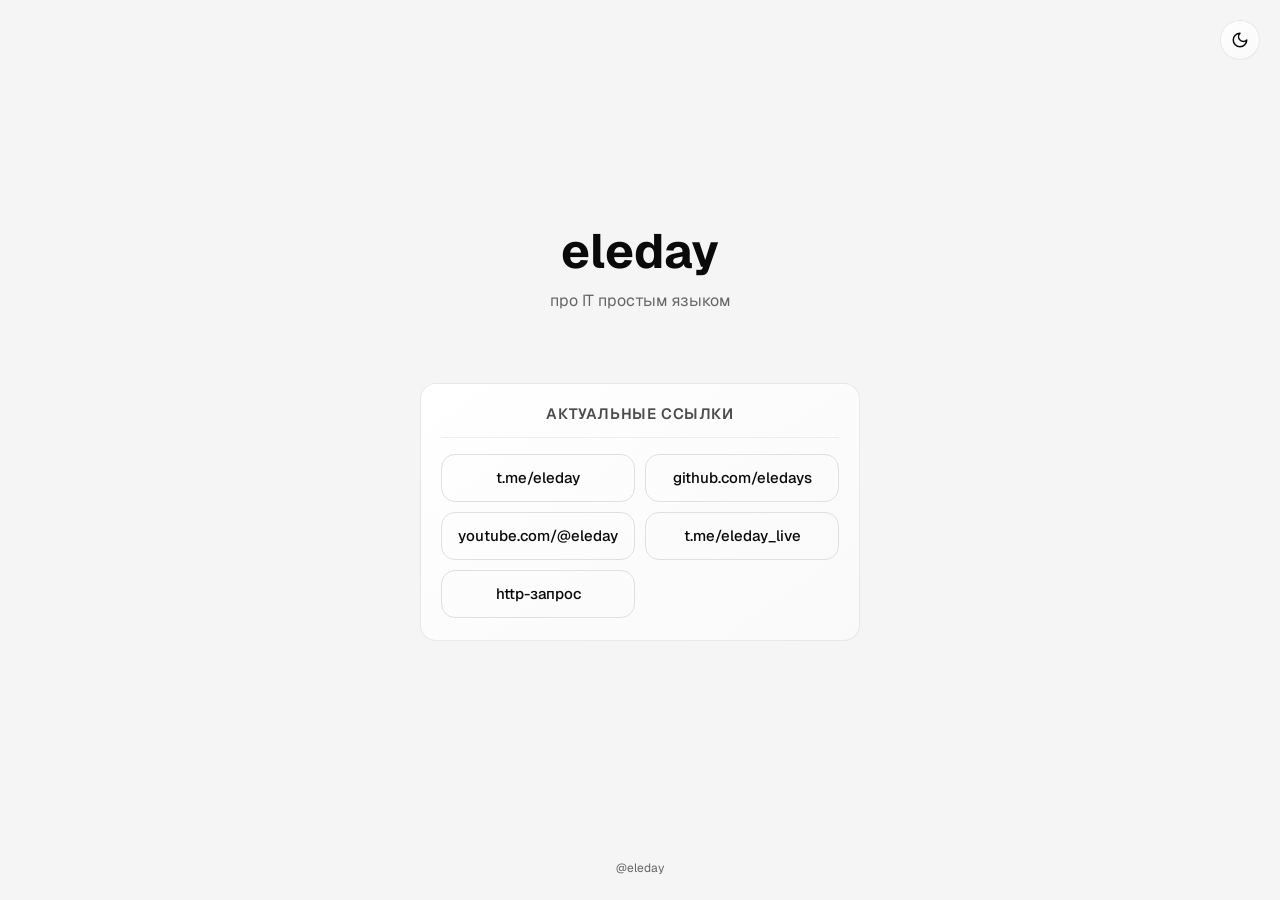
<file: index.html>
<!DOCTYPE html>
<html lang="ru">
<head>
    <meta charset="UTF-8">
    <meta name="viewport" content="width=device-width, initial-scale=1.0">
    <link rel="preconnect" href="https://fonts.googleapis.com">
    <link rel="preconnect" href="https://fonts.gstatic.com" crossorigin>
    <link rel="icon" href="./res/logo.svg">
    <meta name="description" content="eleday — про IT простым языком. Статьи, разборы и полезные ссылки.">
    <meta property="og:title" content="eleday">
    <meta property="og:description" content="Про IT простым языком">
    <meta property="og:type" content="website">
    <title>eleday</title>
    <script>
        const s = localStorage.getItem('theme');
        document.documentElement.dataset.theme = s ?? (matchMedia('(prefers-color-scheme: dark)').matches ? 'dark' : 'light');
    </script>
    <link rel="stylesheet" href="./res/style.css">
    <script src="./res/theme.js"></script>
</head>
<body translate="no">
    <button id="theme-btn" aria-label="Переключить тему">
        <svg class="icon-light" xmlns="http://www.w3.org/2000/svg" width="24" height="24" viewBox="0 0 24 24" fill="none" stroke="currentColor" stroke-width="2" stroke-linecap="round" stroke-linejoin="round"><circle cx="12" cy="12" r="4"/><path d="M12 2v2M12 20v2M4.93 4.93l1.41 1.41M17.66 17.66l1.41 1.41M2 12h2M20 12h2M6.34 17.66l-1.41 1.41M19.07 4.93l-1.41 1.41"/></svg>
        <svg class="icon-dark" xmlns="http://www.w3.org/2000/svg" width="24" height="24" viewBox="0 0 24 24" fill="none" stroke="currentColor" stroke-width="2" stroke-linecap="round" stroke-linejoin="round"><path d="M12 3a6 6 0 0 0 9 9 9 9 0 1 1-9-9Z"/></svg>
    </button>
    <main>
        <div class="hero fade-in">
            <h1>eleday</h1>
            <p>про IT простым языком</p>
        </div>
        <nav aria-label="Актуальные ссылки" class="fade-in" style="--delay: .12s">
            <h2>Актуальные ссылки</h2>
            <div class="link-grid">
                <a href="https://t.me/+ijeYblt03F9jOTFi" target="_blank" rel="noopener noreferrer" style="--c: rgb(122, 182, 250)">t.me/eleday<svg xmlns="http://www.w3.org/2000/svg" width="24" height="24" viewBox="0 0 24 24" fill="none" stroke="currentColor" stroke-width="2" stroke-linecap="round" stroke-linejoin="round"><path d="M21 13v6a2 2 0 0 1-2 2H5a2 2 0 0 1-2-2V5a2 2 0 0 1 2-2h6"/><path d="m21 3-9 9"/><path d="M15 3h6v6"/></svg></a>
                <a href="https://github.com/eledays" target="_blank" rel="noopener noreferrer" style="--c: rgb(231, 231, 231)">github.com/eledays<svg xmlns="http://www.w3.org/2000/svg" width="24" height="24" viewBox="0 0 24 24" fill="none" stroke="currentColor" stroke-width="2" stroke-linecap="round" stroke-linejoin="round"><path d="M21 13v6a2 2 0 0 1-2 2H5a2 2 0 0 1-2-2V5a2 2 0 0 1 2-2h6"/><path d="m21 3-9 9"/><path d="M15 3h6v6"/></svg></a>
                <a href="https://youtube.com/@eleday" target="_blank" rel="noopener noreferrer" style="--c: rgb(255, 74, 74)">youtube.com/@eleday<svg xmlns="http://www.w3.org/2000/svg" width="24" height="24" viewBox="0 0 24 24" fill="none" stroke="currentColor" stroke-width="2" stroke-linecap="round" stroke-linejoin="round"><path d="M21 13v6a2 2 0 0 1-2 2H5a2 2 0 0 1-2-2V5a2 2 0 0 1 2-2h6"/><path d="m21 3-9 9"/><path d="M15 3h6v6"/></svg></a>
                <a href="https://t.me/+A0n93f6IgdpmMGJi" target="_blank" rel="noopener noreferrer" style="--c: rgb(122, 182, 250)">t.me/eleday_live<svg xmlns="http://www.w3.org/2000/svg" width="24" height="24" viewBox="0 0 24 24" fill="none" stroke="currentColor" stroke-width="2" stroke-linecap="round" stroke-linejoin="round"><path d="M21 13v6a2 2 0 0 1-2 2H5a2 2 0 0 1-2-2V5a2 2 0 0 1 2-2h6"/><path d="m21 3-9 9"/><path d="M15 3h6v6"/></svg></a>
                <a href="./p/http" style="--c: rgb(122, 182, 250)">http-запрос<svg xmlns="http://www.w3.org/2000/svg" width="24" height="24" viewBox="0 0 24 24" fill="none" stroke="currentColor" stroke-width="2" stroke-linecap="round" stroke-linejoin="round"><path d="M21 13v6a2 2 0 0 1-2 2H5a2 2 0 0 1-2-2V5a2 2 0 0 1 2-2h6"/><path d="m21 3-9 9"/><path d="M15 3h6v6"/></svg></a>
            </div>
        </nav>
    </main>
    <p class="footer fade-in" style="--delay: .22s">@eleday</p>
</body>
</html>
</file>
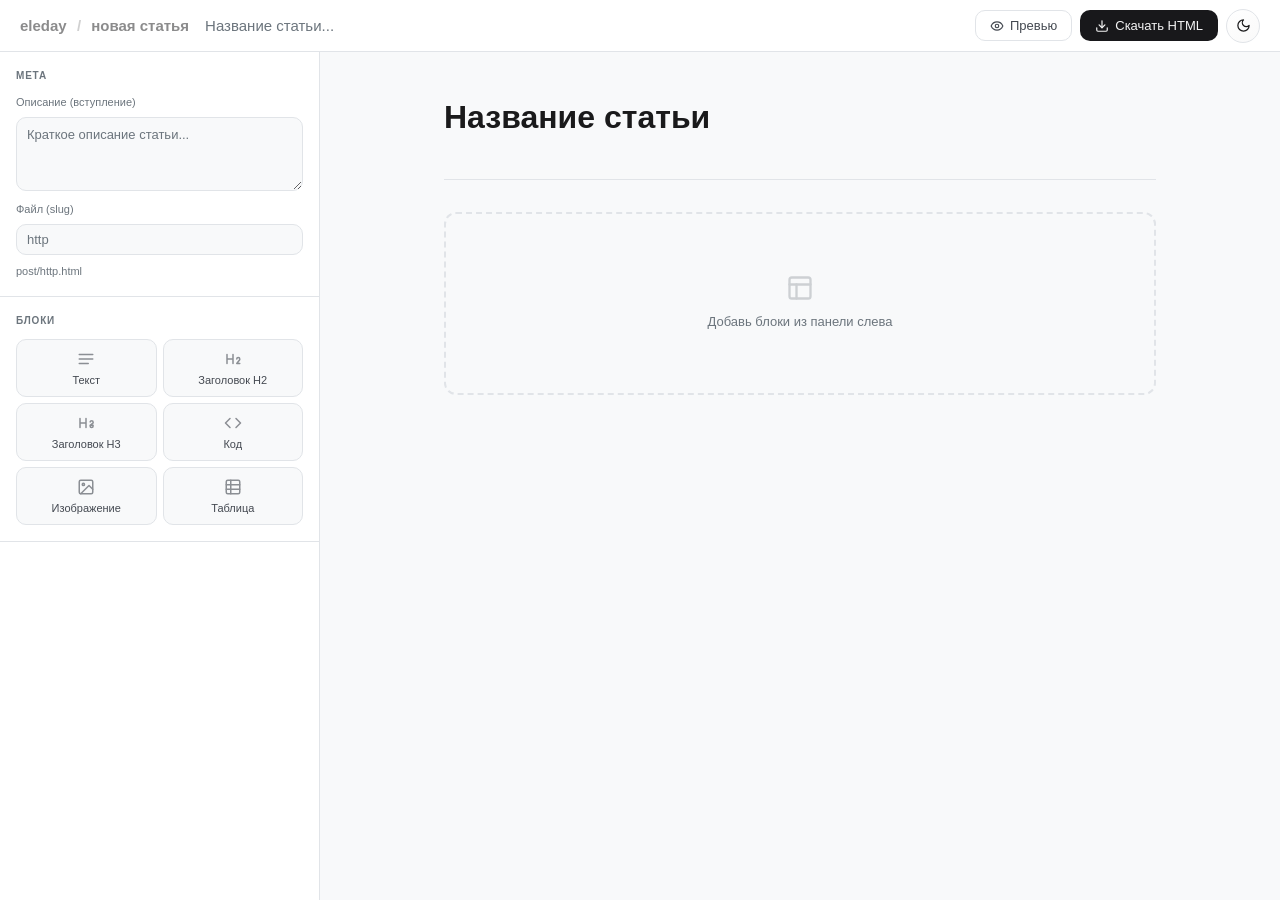
<file: new.html>
<!DOCTYPE html>
<html lang="ru">
<head>
    <meta charset="UTF-8">
    <meta name="viewport" content="width=device-width, initial-scale=1.0, viewport-fit=cover">
    <link rel="preconnect" href="https://fonts.googleapis.com">
    <link rel="preconnect" href="https://fonts.gstatic.com" crossorigin>
    <link rel="icon" href="res/logo.svg">
    <meta name="description" content="Конструктор статей eleday — создавай статьи в визуальном редакторе и скачивай готовый HTML.">
    <meta property="og:title" content="Конструктор статей — eleday">
    <meta property="og:description" content="Создавай статьи в визуальном редакторе и скачивай готовый HTML">
    <meta property="og:type" content="website">
    <title>Конструктор статей — eleday</title>
    <script>
        const s = localStorage.getItem('theme');
        document.documentElement.dataset.theme = s ?? (matchMedia('(prefers-color-scheme: dark)').matches ? 'dark' : 'light');
    </script>
    <link rel="stylesheet" href="res/new.css">
    <script src="res/theme.js"></script>
</head>
<body>
<div class="app">

    <header class="topbar">
        <div class="topbar-left">
            <span class="topbar-logo">eleday <span>/</span> новая статья</span>
            <input class="topbar-title-input" id="article-title-input" type="text" placeholder="Название статьи..." autocomplete="off">
        </div>
        <div class="topbar-right">
            <button class="btn" id="preview-btn">
                <svg xmlns="http://www.w3.org/2000/svg" width="14" height="14" viewBox="0 0 24 24" fill="none" stroke="currentColor" stroke-width="2" stroke-linecap="round" stroke-linejoin="round"><path d="M2 12s3-7 10-7 10 7 10 7-3 7-10 7-10-7-10-7Z"/><circle cx="12" cy="12" r="3"/></svg>
                <span class="btn-label">Превью</span>
            </button>
            <button class="btn btn-primary" id="download-btn">
                <svg xmlns="http://www.w3.org/2000/svg" width="14" height="14" viewBox="0 0 24 24" fill="none" stroke="currentColor" stroke-width="2" stroke-linecap="round" stroke-linejoin="round"><path d="M21 15v4a2 2 0 0 1-2 2H5a2 2 0 0 1-2-2v-4"/><polyline points="7 10 12 15 17 10"/><line x1="12" y1="15" x2="12" y2="3"/></svg>
                <span class="btn-label">Скачать HTML</span>
            </button>
            <button id="theme-btn" aria-label="Переключить тему">
                <svg class="icon-light" xmlns="http://www.w3.org/2000/svg" width="24" height="24" viewBox="0 0 24 24" fill="none" stroke="currentColor" stroke-width="2" stroke-linecap="round" stroke-linejoin="round"><circle cx="12" cy="12" r="4"/><path d="M12 2v2M12 20v2M4.93 4.93l1.41 1.41M17.66 17.66l1.41 1.41M2 12h2M20 12h2M6.34 17.66l-1.41 1.41M19.07 4.93l-1.41 1.41"/></svg>
                <svg class="icon-dark" xmlns="http://www.w3.org/2000/svg" width="24" height="24" viewBox="0 0 24 24" fill="none" stroke="currentColor" stroke-width="2" stroke-linecap="round" stroke-linejoin="round"><path d="M12 3a6 6 0 0 0 9 9 9 9 0 1 1-9-9Z"/></svg>
            </button>
        </div>
    </header>

    <!-- Desktop sidebar (hidden on mobile via CSS) -->
    <aside class="sidebar">
        <div class="sidebar-section">
            <div class="sidebar-section-title">Мета</div>
            <div class="meta-field">
                <label class="meta-label">Описание (вступление)</label>
                <textarea class="meta-input" id="meta-intro" rows="3" placeholder="Краткое описание статьи..."></textarea>
            </div>
            <div class="meta-field">
                <label class="meta-label">Файл (slug)</label>
                <input class="meta-input" id="meta-slug" type="text" placeholder="http" autocomplete="off">
                <span style="font-size:11px;color:var(--text-muted);margin-top:3px">post/<span id="slug-preview">http</span>.html</span>
            </div>
        </div>
        <div class="sidebar-section">
            <div class="sidebar-section-title">Блоки</div>
            <div class="block-palette">
                <button class="palette-item" data-type="text">
                    <svg xmlns="http://www.w3.org/2000/svg" viewBox="0 0 24 24" fill="none" stroke="currentColor" stroke-width="2" stroke-linecap="round" stroke-linejoin="round"><line x1="3" y1="6" x2="21" y2="6"/><line x1="3" y1="12" x2="21" y2="12"/><line x1="3" y1="18" x2="15" y2="18"/></svg>
                    Текст
                </button>
                <button class="palette-item" data-type="h2">
                    <svg xmlns="http://www.w3.org/2000/svg" viewBox="0 0 24 24" fill="none" stroke="currentColor" stroke-width="2" stroke-linecap="round" stroke-linejoin="round"><path d="M4 12h8M4 6v12M12 6v12M17 12a2 2 0 0 1 2-2h0a2 2 0 0 1 2 2v.5c0 .3-.1.6-.3.8L17 18h4"/></svg>
                    Заголовок H2
                </button>
                <button class="palette-item" data-type="h3">
                    <svg xmlns="http://www.w3.org/2000/svg" viewBox="0 0 24 24" fill="none" stroke="currentColor" stroke-width="2" stroke-linecap="round" stroke-linejoin="round"><path d="M4 12h8M4 6v12M12 6v12M17.5 10.5a2 2 0 0 1 2-1.5h0a2 2 0 0 1 2 2v.5c0 .3-.1.6-.3.8L17.5 15h4M17.5 15v1a2 2 0 0 0 4 0"/></svg>
                    Заголовок H3
                </button>
                <button class="palette-item" data-type="code">
                    <svg xmlns="http://www.w3.org/2000/svg" viewBox="0 0 24 24" fill="none" stroke="currentColor" stroke-width="2" stroke-linecap="round" stroke-linejoin="round"><polyline points="16 18 22 12 16 6"/><polyline points="8 6 2 12 8 18"/></svg>
                    Код
                </button>
                <button class="palette-item" data-type="image">
                    <svg xmlns="http://www.w3.org/2000/svg" viewBox="0 0 24 24" fill="none" stroke="currentColor" stroke-width="2" stroke-linecap="round" stroke-linejoin="round"><rect x="3" y="3" width="18" height="18" rx="2"/><circle cx="8.5" cy="8.5" r="1.5"/><path d="m21 15-5-5L5 21"/></svg>
                    Изображение
                </button>
                <button class="palette-item" data-type="table">
                    <svg xmlns="http://www.w3.org/2000/svg" viewBox="0 0 24 24" fill="none" stroke="currentColor" stroke-width="2" stroke-linecap="round" stroke-linejoin="round"><rect x="3" y="3" width="18" height="18" rx="2"/><path d="M3 9h18M3 15h18M9 3v18"/></svg>
                    Таблица
                </button>
            </div>
        </div>
    </aside>

    <!-- Mobile meta accordion (hidden on desktop via CSS) -->
    <button class="mobile-meta-toggle" id="mobile-meta-toggle">
        Мета-данные
        <svg xmlns="http://www.w3.org/2000/svg" viewBox="0 0 24 24" fill="none" stroke="currentColor" stroke-width="2" stroke-linecap="round" stroke-linejoin="round"><polyline points="6 9 12 15 18 9"/></svg>
    </button>
    <div class="mobile-meta-panel" id="mobile-meta-panel">
        <div class="meta-field">
            <label class="meta-label">Описание (вступление)</label>
            <textarea class="meta-input" id="meta-intro-mobile" rows="2" placeholder="Краткое описание статьи..."></textarea>
        </div>
        <div class="meta-field">
            <label class="meta-label">Файл (slug)</label>
            <input class="meta-input" id="meta-slug-mobile" type="text" placeholder="http" autocomplete="off">
            <span style="font-size:11px;color:var(--text-muted);margin-top:3px">post/<span id="slug-preview-mobile">http</span>.html</span>
        </div>
    </div>

    <main class="canvas-wrap" id="canvas-wrap">
        <div class="canvas" id="canvas">
            <div class="article-preview-header" id="preview-header">
                <h1 id="preview-title">Название статьи</h1>
                <p class="intro-text" id="preview-intro" style="display:none"></p>
            </div>
            <div id="blocks-container"></div>
            <div class="empty-state" id="empty-state">
                <svg xmlns="http://www.w3.org/2000/svg" viewBox="0 0 24 24" fill="none" stroke="currentColor" stroke-width="2" stroke-linecap="round" stroke-linejoin="round"><rect x="3" y="3" width="18" height="18" rx="2"/><line x1="3" y1="9" x2="21" y2="9"/><line x1="9" y1="21" x2="9" y2="9"/></svg>
                <span id="empty-hint">Добавь блоки из панели слева</span>
            </div>
        </div>
    </main>

    <!-- Mobile bottom bar with block palette (hidden on desktop via CSS) -->
    <nav class="bottom-bar" id="bottom-bar">
        <button class="bottom-bar-item" data-type="text">
            <svg xmlns="http://www.w3.org/2000/svg" viewBox="0 0 24 24" fill="none" stroke="currentColor" stroke-width="2" stroke-linecap="round" stroke-linejoin="round"><line x1="3" y1="6" x2="21" y2="6"/><line x1="3" y1="12" x2="21" y2="12"/><line x1="3" y1="18" x2="15" y2="18"/></svg>
            Текст
        </button>
        <button class="bottom-bar-item" data-type="h2">
            <svg xmlns="http://www.w3.org/2000/svg" viewBox="0 0 24 24" fill="none" stroke="currentColor" stroke-width="2" stroke-linecap="round" stroke-linejoin="round"><path d="M4 12h8M4 6v12M12 6v12M17 12a2 2 0 0 1 2-2h0a2 2 0 0 1 2 2v.5c0 .3-.1.6-.3.8L17 18h4"/></svg>
            H2
        </button>
        <button class="bottom-bar-item" data-type="h3">
            <svg xmlns="http://www.w3.org/2000/svg" viewBox="0 0 24 24" fill="none" stroke="currentColor" stroke-width="2" stroke-linecap="round" stroke-linejoin="round"><path d="M4 12h8M4 6v12M12 6v12M17.5 10.5a2 2 0 0 1 2-1.5h0a2 2 0 0 1 2 2v.5c0 .3-.1.6-.3.8L17.5 15h4M17.5 15v1a2 2 0 0 0 4 0"/></svg>
            H3
        </button>
        <button class="bottom-bar-item" data-type="code">
            <svg xmlns="http://www.w3.org/2000/svg" viewBox="0 0 24 24" fill="none" stroke="currentColor" stroke-width="2" stroke-linecap="round" stroke-linejoin="round"><polyline points="16 18 22 12 16 6"/><polyline points="8 6 2 12 8 18"/></svg>
            Код
        </button>
        <button class="bottom-bar-item" data-type="image">
            <svg xmlns="http://www.w3.org/2000/svg" viewBox="0 0 24 24" fill="none" stroke="currentColor" stroke-width="2" stroke-linecap="round" stroke-linejoin="round"><rect x="3" y="3" width="18" height="18" rx="2"/><circle cx="8.5" cy="8.5" r="1.5"/><path d="m21 15-5-5L5 21"/></svg>
            Фото
        </button>
        <button class="bottom-bar-item" data-type="table">
            <svg xmlns="http://www.w3.org/2000/svg" viewBox="0 0 24 24" fill="none" stroke="currentColor" stroke-width="2" stroke-linecap="round" stroke-linejoin="round"><rect x="3" y="3" width="18" height="18" rx="2"/><path d="M3 9h18M3 15h18M9 3v18"/></svg>
            Таблица
        </button>
    </nav>
</div>


<div class="toast" id="toast"></div>

<div id="preview-modal" style="display:none;position:fixed;inset:0;z-index:200;background:var(--bg);overflow-y:auto;">
    <div style="max-width:800px;margin:0 auto;padding:40px 16px 80px;">
        <div style="display:flex;justify-content:space-between;align-items:center;margin-bottom:32px;padding-bottom:20px;border-bottom:1px solid var(--border);">
            <span style="font-size:13px;color:var(--text-muted)">Превью статьи</span>
            <button class="btn" id="close-preview-btn">Закрыть</button>
        </div>
        <div id="preview-content"></div>
    </div>
</div>

<script>
// ─── Toast ───
function showToast(msg) {
    const t = document.getElementById('toast');
    t.textContent = msg;
    t.classList.add('show');
    clearTimeout(t._tid);
    t._tid = setTimeout(() => t.classList.remove('show'), 2200);
}

// ─── State ───
let blocks = [];
let dragSrcIdx = null;

const container = document.getElementById('blocks-container');
const emptyState = document.getElementById('empty-state');
const titleInput = document.getElementById('article-title-input');
const previewTitle = document.getElementById('preview-title');
const previewIntro = document.getElementById('preview-intro');

// ─── Meta — sync desktop & mobile fields ───
const metaIntro = document.getElementById('meta-intro');
const metaSlug = document.getElementById('meta-slug');
const slugPreview = document.getElementById('slug-preview');

const metaIntroMobile = document.getElementById('meta-intro-mobile');
const metaSlugMobile = document.getElementById('meta-slug-mobile');
const slugPreviewMobile = document.getElementById('slug-preview-mobile');

function getIntroValue() {
    return (window.innerWidth <= 700 ? metaIntroMobile : metaIntro).value;
}
function getSlugValue() {
    return (window.innerWidth <= 700 ? metaSlugMobile : metaSlug).value;
}

function syncIntro(source) {
    const v = source.value;
    if (source !== metaIntro) metaIntro.value = v;
    if (source !== metaIntroMobile) metaIntroMobile.value = v;
    previewIntro.textContent = v;
    previewIntro.style.display = v ? '' : 'none';
}

function syncSlug(source) {
    let v = source.value.trim().replace(/[^a-z0-9_-]/gi, '-').toLowerCase() || 'article';
    if (source !== metaSlug) metaSlug.value = source.value;
    if (source !== metaSlugMobile) metaSlugMobile.value = source.value;
    slugPreview.textContent = v;
    slugPreviewMobile.textContent = v;
}

metaIntro.addEventListener('input', () => syncIntro(metaIntro));
metaIntroMobile.addEventListener('input', () => syncIntro(metaIntroMobile));
metaSlug.addEventListener('input', () => syncSlug(metaSlug));
metaSlugMobile.addEventListener('input', () => syncSlug(metaSlugMobile));

// ─── Live preview header ───
titleInput.addEventListener('input', () => {
    previewTitle.textContent = titleInput.value || 'Название статьи';
});

// ─── Mobile meta accordion ───
const mobileMetaToggle = document.getElementById('mobile-meta-toggle');
const mobileMetaPanel = document.getElementById('mobile-meta-panel');

mobileMetaToggle.addEventListener('click', () => {
    mobileMetaToggle.classList.toggle('open');
    mobileMetaPanel.classList.toggle('open');
});

// ─── Block factory ───
function createBlock(type) {
    const id = 'b' + Date.now() + Math.random().toString(36).slice(2);
    return { id, type, data: getDefaultData(type) };
}

function getDefaultData(type) {
    if (type === 'table') return { rows: [['', ''], ['', '']] };
    if (type === 'image') return { url: '', alt: '' };
    return { text: '' };
}

// ─── Render ───
function render() {
    emptyState.style.display = blocks.length ? 'none' : '';
    [...container.children].forEach(el => el.remove());

    blocks.forEach((block, idx) => {
        const el = buildBlockEl(block, idx);
        container.appendChild(el);
    });
}

function buildBlockEl(block, idx) {
    const wrap = document.createElement('div');
    wrap.className = `block block-${block.type}`;
    wrap.dataset.id = block.id;
    wrap.dataset.idx = idx;
    wrap.draggable = true;

    // Toolbar
    const toolbar = document.createElement('div');
    toolbar.className = 'block-toolbar';
    toolbar.innerHTML = `
        <button class="block-toolbar-btn drag-handle" title="Перетащить">
            <svg xmlns="http://www.w3.org/2000/svg" viewBox="0 0 24 24" fill="none" stroke="currentColor" stroke-width="2" stroke-linecap="round" stroke-linejoin="round"><circle cx="9" cy="5" r="1"/><circle cx="9" cy="12" r="1"/><circle cx="9" cy="19" r="1"/><circle cx="15" cy="5" r="1"/><circle cx="15" cy="12" r="1"/><circle cx="15" cy="19" r="1"/></svg>
        </button>
        <button class="block-toolbar-btn" data-action="up" title="Вверх" ${idx === 0 ? 'disabled style="opacity:.3"' : ''}>
            <svg xmlns="http://www.w3.org/2000/svg" viewBox="0 0 24 24" fill="none" stroke="currentColor" stroke-width="2" stroke-linecap="round" stroke-linejoin="round"><polyline points="18 15 12 9 6 15"/></svg>
        </button>
        <button class="block-toolbar-btn" data-action="down" title="Вниз" ${idx === blocks.length - 1 ? 'disabled style="opacity:.3"' : ''}>
            <svg xmlns="http://www.w3.org/2000/svg" viewBox="0 0 24 24" fill="none" stroke="currentColor" stroke-width="2" stroke-linecap="round" stroke-linejoin="round"><polyline points="6 9 12 15 18 9"/></svg>
        </button>
        <button class="block-toolbar-btn danger" data-action="delete" title="Удалить">
            <svg xmlns="http://www.w3.org/2000/svg" viewBox="0 0 24 24" fill="none" stroke="currentColor" stroke-width="2" stroke-linecap="round" stroke-linejoin="round"><polyline points="3 6 5 6 21 6"/><path d="M19 6l-1 14a2 2 0 0 1-2 2H8a2 2 0 0 1-2-2L5 6"/><path d="M10 11v6M14 11v6"/><path d="M9 6V4h6v2"/></svg>
        </button>
    `;

    toolbar.addEventListener('click', e => {
        const btn = e.target.closest('[data-action]');
        if (!btn) return;
        const action = btn.dataset.action;
        if (action === 'delete') { blocks.splice(idx, 1); render(); }
        else if (action === 'up' && idx > 0) { [blocks[idx-1], blocks[idx]] = [blocks[idx], blocks[idx-1]]; render(); }
        else if (action === 'down' && idx < blocks.length - 1) { [blocks[idx], blocks[idx+1]] = [blocks[idx+1], blocks[idx]]; render(); }
    });

    wrap.appendChild(toolbar);

    // Inner
    const inner = document.createElement('div');
    inner.className = 'block-inner';

    if (block.type === 'text') {
        const ta = makeTextarea(block, 'text', 'Введи текст...');
        ta.style.minHeight = '48px';
        inner.appendChild(ta);
    } else if (block.type === 'h2') {
        inner.appendChild(makeTextarea(block, 'text', 'Заголовок раздела...'));
    } else if (block.type === 'h3') {
        inner.appendChild(makeTextarea(block, 'text', 'Подзаголовок...'));
    } else if (block.type === 'code') {
        const pre = document.createElement('pre');
        const ta = makeTextarea(block, 'text', 'Введи код...');
        ta.style.minHeight = '80px';
        ta.spellcheck = false;
        ta.autocomplete = 'off';
        pre.appendChild(ta);
        inner.appendChild(pre);
    } else if (block.type === 'image') {
        const urlInput = document.createElement('input');
        urlInput.type = 'text';
        urlInput.className = 'block-field';
        urlInput.placeholder = 'URL изображения...';
        urlInput.value = block.data.url || '';
        urlInput.addEventListener('input', () => {
            block.data.url = urlInput.value;
            imgPreview.src = urlInput.value;
            imgPreview.style.display = urlInput.value ? '' : 'none';
        });

        const altInput = document.createElement('input');
        altInput.type = 'text';
        altInput.className = 'block-field';
        altInput.placeholder = 'Alt-текст (описание)...';
        altInput.value = block.data.alt || '';
        altInput.addEventListener('input', () => { block.data.alt = altInput.value; });

        const imgPreview = document.createElement('img');
        imgPreview.style.cssText = 'max-width:100%;border-radius:8px;margin-top:8px;';
        imgPreview.style.display = block.data.url ? '' : 'none';
        if (block.data.url) imgPreview.src = block.data.url;

        inner.appendChild(urlInput);
        inner.appendChild(altInput);
        inner.appendChild(imgPreview);
    } else if (block.type === 'table') {
        inner.appendChild(buildTableEditor(block));
    }

    wrap.appendChild(inner);

    // Drag events
    wrap.addEventListener('dragstart', e => {
        dragSrcIdx = idx;
        e.dataTransfer.effectAllowed = 'move';
        setTimeout(() => wrap.style.opacity = '.4', 0);
    });
    wrap.addEventListener('dragend', () => { wrap.style.opacity = ''; document.querySelectorAll('.block').forEach(b => b.classList.remove('drag-over')); });
    wrap.addEventListener('dragover', e => { e.preventDefault(); e.dataTransfer.dropEffect = 'move'; wrap.classList.add('drag-over'); });
    wrap.addEventListener('dragleave', () => wrap.classList.remove('drag-over'));
    wrap.addEventListener('drop', e => {
        e.preventDefault();
        wrap.classList.remove('drag-over');
        if (dragSrcIdx === null || dragSrcIdx === idx) return;
        const moved = blocks.splice(dragSrcIdx, 1)[0];
        blocks.splice(idx, 0, moved);
        dragSrcIdx = null;
        render();
    });

    return wrap;
}

function makeTextarea(block, field, placeholder) {
    const ta = document.createElement('textarea');
    ta.className = 'block-field';
    ta.placeholder = placeholder;
    ta.value = block.data[field] || '';
    ta.rows = 1;
    ta.addEventListener('input', () => {
        block.data[field] = ta.value;
        autoResize(ta);
    });
    ta.addEventListener('focus', () => autoResize(ta));
    setTimeout(() => autoResize(ta), 0);
    return ta;
}

function autoResize(ta) {
    ta.style.height = 'auto';
    ta.style.height = ta.scrollHeight + 'px';
}

function buildTableEditor(block) {
    const wrap = document.createElement('div');

    const controls = document.createElement('div');
    controls.className = 'table-controls';

    const tableWrap = document.createElement('div');
    tableWrap.className = 'table-wrap';

    const table = document.createElement('table');
    const tbody = document.createElement('tbody');

    function renderTable() {
        tbody.innerHTML = '';
        block.data.rows.forEach((row, ri) => {
            const tr = document.createElement('tr');
            row.forEach((cell, ci) => {
                const td = ri === 0 ? document.createElement('th') : document.createElement('td');
                const inp = document.createElement('input');
                inp.className = 'cell-input';
                inp.type = 'text';
                inp.value = cell;
                inp.placeholder = ri === 0 ? (ci === 0 ? 'Заголовок' : 'Значение') : '...';
                inp.addEventListener('input', () => { block.data.rows[ri][ci] = inp.value; });
                td.appendChild(inp);

                // delete row btn on last cell
                if (ci === row.length - 1 && ri > 0) {
                    const del = document.createElement('button');
                    del.innerHTML = `<svg xmlns="http://www.w3.org/2000/svg" width="11" height="11" viewBox="0 0 24 24" fill="none" stroke="currentColor" stroke-width="2.5" stroke-linecap="round" stroke-linejoin="round"><line x1="18" y1="6" x2="6" y2="18"/><line x1="6" y1="6" x2="18" y2="18"/></svg>`;
                    del.title = 'Удалить строку';
                    del.style.cssText = 'float:right;background:none;border:none;cursor:pointer;color:var(--text-muted);padding:0;line-height:1;opacity:.5;';
                    del.addEventListener('click', () => {
                        if (block.data.rows.length > 2) {
                            block.data.rows.splice(ri, 1);
                            renderTable();
                        }
                    });
                    del.addEventListener('mouseenter', () => del.style.opacity = '1');
                    del.addEventListener('mouseleave', () => del.style.opacity = '.5');
                    td.appendChild(del);
                }

                tr.appendChild(td);
            });
            tbody.appendChild(tr);
        });
    }

    table.appendChild(tbody);
    tableWrap.appendChild(table);
    renderTable();

    const addRowBtn = document.createElement('button');
    addRowBtn.className = 'table-add-row';
    addRowBtn.innerHTML = `<svg xmlns="http://www.w3.org/2000/svg" width="12" height="12" viewBox="0 0 24 24" fill="none" stroke="currentColor" stroke-width="2" stroke-linecap="round" stroke-linejoin="round"><line x1="12" y1="5" x2="12" y2="19"/><line x1="5" y1="12" x2="19" y2="12"/></svg> Добавить строку`;
    addRowBtn.addEventListener('click', () => {
        block.data.rows.push(['', '']);
        renderTable();
    });

    wrap.appendChild(tableWrap);
    wrap.appendChild(addRowBtn);
    return wrap;
}

// ─── Add block (works for both desktop palette & mobile bottom bar) ───
function addBlock(type) {
    blocks.push(createBlock(type));
    render();
    setTimeout(() => {
        const cw = document.getElementById('canvas-wrap');
        cw.scrollTo({ top: cw.scrollHeight, behavior: 'smooth' });
    }, 50);
}

// Desktop sidebar palette
document.querySelectorAll('.palette-item').forEach(btn => {
    btn.addEventListener('click', () => addBlock(btn.dataset.type));
});

// Mobile bottom bar
document.querySelectorAll('.bottom-bar-item').forEach(btn => {
    btn.addEventListener('click', () => addBlock(btn.dataset.type));
});

// ─── Generate HTML ───
function generateHTML() {
    const title = titleInput.value.trim() || 'Статья';
    const intro = getIntroValue().trim();
    let slug = (getSlugValue().trim().replace(/[^a-z0-9_-]/gi, '-').toLowerCase()) || 'article';
    const filename = slug + '.html';

    let sectionsHTML = '';
    let sectionOpen = false;
    blocks.forEach(b => {
        if (b.type === 'h2') {
            if (sectionOpen) sectionsHTML += `        </section>\n`;
            sectionsHTML += `\n        <section class="article-section">\n            <h2>${renderInline(b.data.text)}</h2>\n`;
            sectionOpen = true;
        } else {
            if (!sectionOpen) {
                sectionsHTML += `\n        <section class="article-section">\n`;
                sectionOpen = true;
            }
            if (b.type === 'h3') {
                sectionsHTML += `            <h3>${renderInline(b.data.text)}</h3>\n`;
            } else if (b.type === 'text') {
                sectionsHTML += `            <p>${renderInline(b.data.text)}</p>\n`;
            } else if (b.type === 'image') {
                const alt = esc(b.data.alt || '');
                const src = esc(b.data.url || '');
                sectionsHTML += `            <figure>\n                <img src="${src}" alt="${alt}" loading="lazy">\n`;
                if (alt) sectionsHTML += `                <figcaption>${alt}</figcaption>\n`;
                sectionsHTML += `            </figure>\n`;
            } else if (b.type === 'code') {
                sectionsHTML += `            <pre><code>${esc(b.data.text)}</code></pre>\n`;
            } else if (b.type === 'table') {
                let rowsHTML = '';
                b.data.rows.forEach(row => {
                    rowsHTML += '                    <tr>\n';
                    row.forEach((cell, ci) => {
                        if (ci === 0) rowsHTML += `                        <th>${esc(cell)}</th>\n`;
                        else rowsHTML += `                        <td>${esc(cell)}</td>\n`;
                    });
                    rowsHTML += '                    </tr>\n';
                });
                sectionsHTML += `            <table>\n                <tbody>\n${rowsHTML}                </tbody>\n            </table>\n`;
            }
        }
    });
    if (sectionOpen) sectionsHTML += '        </section>';

    const introLines = intro
        ? intro.split('\n').filter(l => l.trim()).map(l => `            <p class="article-intro">${renderInline(l)}</p>`).join('\n')
        : '';

    return `<!DOCTYPE html>
<html lang="ru" translate="no">
<head>
    <meta charset="UTF-8">
    <meta name="viewport" content="width=device-width, initial-scale=1.0">
    <link rel="preconnect" href="https://fonts.googleapis.com">
    <link rel="preconnect" href="https://fonts.gstatic.com" crossorigin>
    <link rel="icon" href="../res/logo.svg">
    <link rel="stylesheet" href="./res/style.css">
    <title>${esc(title)}</title>
    <script>
        const s = localStorage.getItem('theme');
        document.documentElement.dataset.theme = s ?? (matchMedia('(prefers-color-scheme: dark)').matches ? 'dark' : 'light');
    <\/script>
</head>

<body>
    <button id="theme-btn" aria-label="Переключить тему">
        <svg class="icon-light" xmlns="http://www.w3.org/2000/svg" width="24" height="24" viewBox="0 0 24 24" fill="none" stroke="currentColor" stroke-width="2" stroke-linecap="round" stroke-linejoin="round"><circle cx="12" cy="12" r="4"/><path d="M12 2v2M12 20v2M4.93 4.93l1.41 1.41M17.66 17.66l1.41 1.41M2 12h2M20 12h2M6.34 17.66l-1.41 1.41M19.07 4.93l-1.41 1.41"/><\/svg>
        <svg class="icon-dark" xmlns="http://www.w3.org/2000/svg" width="24" height="24" viewBox="0 0 24 24" fill="none" stroke="currentColor" stroke-width="2" stroke-linecap="round" stroke-linejoin="round"><path d="M12 3a6 6 0 0 0 9 9 9 9 0 1 1-9-9Z"/><\/svg>
    </button>
    <main class="article">
        <header class="article-header">
            <h1>${esc(title)}</h1>
${introLines}
        </header>
${sectionsHTML}
    </main>

    <script src="../res/theme.js"><\/script>
</body>
</html>`;
}

function esc(str) {
    return (str || '').replace(/&/g,'&amp;').replace(/</g,'&lt;').replace(/>/g,'&gt;').replace(/"/g,'&quot;');
}

function renderInline(str) {
    let s = esc(str);
    s = s.replace(/\*\*(.+?)\*\*/g, '<strong>$1</strong>');
    s = s.replace(/\*(.+?)\*/g, '<em>$1</em>');
    s = s.replace(/`(.+?)`/g, '<code>$1</code>');
    s = s.replace(/\[(.+?)\]\((.+?)\)/g, '<a href="$2">$1</a>');
    return s;
}

// ─── Download ───
document.getElementById('download-btn').addEventListener('click', () => {
    if (!titleInput.value.trim()) { showToast('Введи название статьи'); return; }
    if (blocks.length === 0) { showToast('Добавь хотя бы один блок'); return; }

    let slug = (getSlugValue().trim().replace(/[^a-z0-9_-]/gi, '-').toLowerCase()) || 'article';
    const filename = slug + '.html';
    const html = generateHTML();
    const blob = new Blob([html], { type: 'text/html;charset=utf-8' });
    const a = document.createElement('a');
    a.href = URL.createObjectURL(blob);
    a.download = filename;
    a.click();
    URL.revokeObjectURL(a.href);
    showToast(`Скачан ${filename} — кидай в папку post/`);
});

// ─── Preview ───
document.getElementById('preview-btn').addEventListener('click', () => {
    const modal = document.getElementById('preview-modal');
    const content = document.getElementById('preview-content');
    content.innerHTML = generatePreviewHTML();
    modal.style.display = '';
});

document.getElementById('close-preview-btn').addEventListener('click', () => {
    document.getElementById('preview-modal').style.display = 'none';
});

function generatePreviewHTML() {
    const title = titleInput.value.trim() || 'Название статьи';
    const intro = getIntroValue().trim();

    let html = `<div class="article-preview-header" style="border-bottom:1px solid var(--border);padding-bottom:24px;margin-bottom:32px;">`;
    html += `<h1 style="font-size:2rem;font-weight:700;margin-bottom:12px;">${esc(title)}</h1>`;
    if (intro) {
        intro.split('\n').filter(l => l.trim()).forEach(l => {
            html += `<p style="font-size:1.05rem;color:var(--text-dim);margin-bottom:8px;">${renderInline(l)}</p>`;
        });
    }
    html += `</div>`;

    blocks.forEach(b => {
        if (b.type === 'h2') {
            html += `<h2 style="font-size:1.5rem;font-weight:600;color:var(--text);margin:32px 0 12px;padding-top:8px;">${renderInline(b.data.text || '—')}</h2>`;
        } else if (b.type === 'h3') {
            html += `<h3 style="font-size:1.1rem;font-weight:600;color:var(--text);margin:20px 0 8px;">${renderInline(b.data.text || '—')}</h3>`;
        } else if (b.type === 'text') {
            html += `<p style="color:var(--text-dim);margin-bottom:12px;line-height:1.7;">${renderInline(b.data.text || '')}</p>`;
        } else if (b.type === 'image') {
            const alt = esc(b.data.alt || '');
            const src = esc(b.data.url || '');
            html += `<figure style="margin:16px 0;text-align:center;"><img src="${src}" alt="${alt}" style="max-width:100%;border-radius:8px;" loading="lazy">`;
            if (alt) html += `<figcaption style="font-size:.85rem;color:var(--text-muted);margin-top:8px;">${alt}</figcaption>`;
            html += `</figure>`;
        } else if (b.type === 'code') {
            html += `<pre style="border:1px solid var(--border);border-radius:8px;padding:14px 16px;margin:12px 0;overflow-x:auto;"><code style="font-family:'JetBrains Mono',monospace;font-size:.875rem;line-height:1.7;">${esc(b.data.text || '')}</code></pre>`;
        } else if (b.type === 'table') {
            html += `<table style="width:100%;border-collapse:collapse;margin:16px 0;font-size:.95rem;"><tbody>`;
            b.data.rows.forEach(row => {
                html += '<tr>';
                row.forEach((cell, ci) => {
                    if (ci === 0) html += `<th style="padding:10px 14px;border-bottom:1px solid var(--border);font-weight:500;width:35%;text-align:left;vertical-align:top;">${esc(cell)}</th>`;
                    else html += `<td style="padding:10px 14px;border-bottom:1px solid var(--border);color:var(--text-dim);text-align:left;vertical-align:top;">${esc(cell)}</td>`;
                });
                html += '</tr>';
            });
            html += '</tbody></table>';
        }
    });

    return html;
}

render();

// ─── Responsive hint text ───
function updateHint() {
    const hint = document.getElementById('empty-hint');
    if (hint) hint.textContent = window.innerWidth <= 700 ? 'Нажми на тип блока снизу' : 'Добавь блоки из панели слева';
}
updateHint();
window.addEventListener('resize', updateHint);
</script>
</body>
</html>
</file>
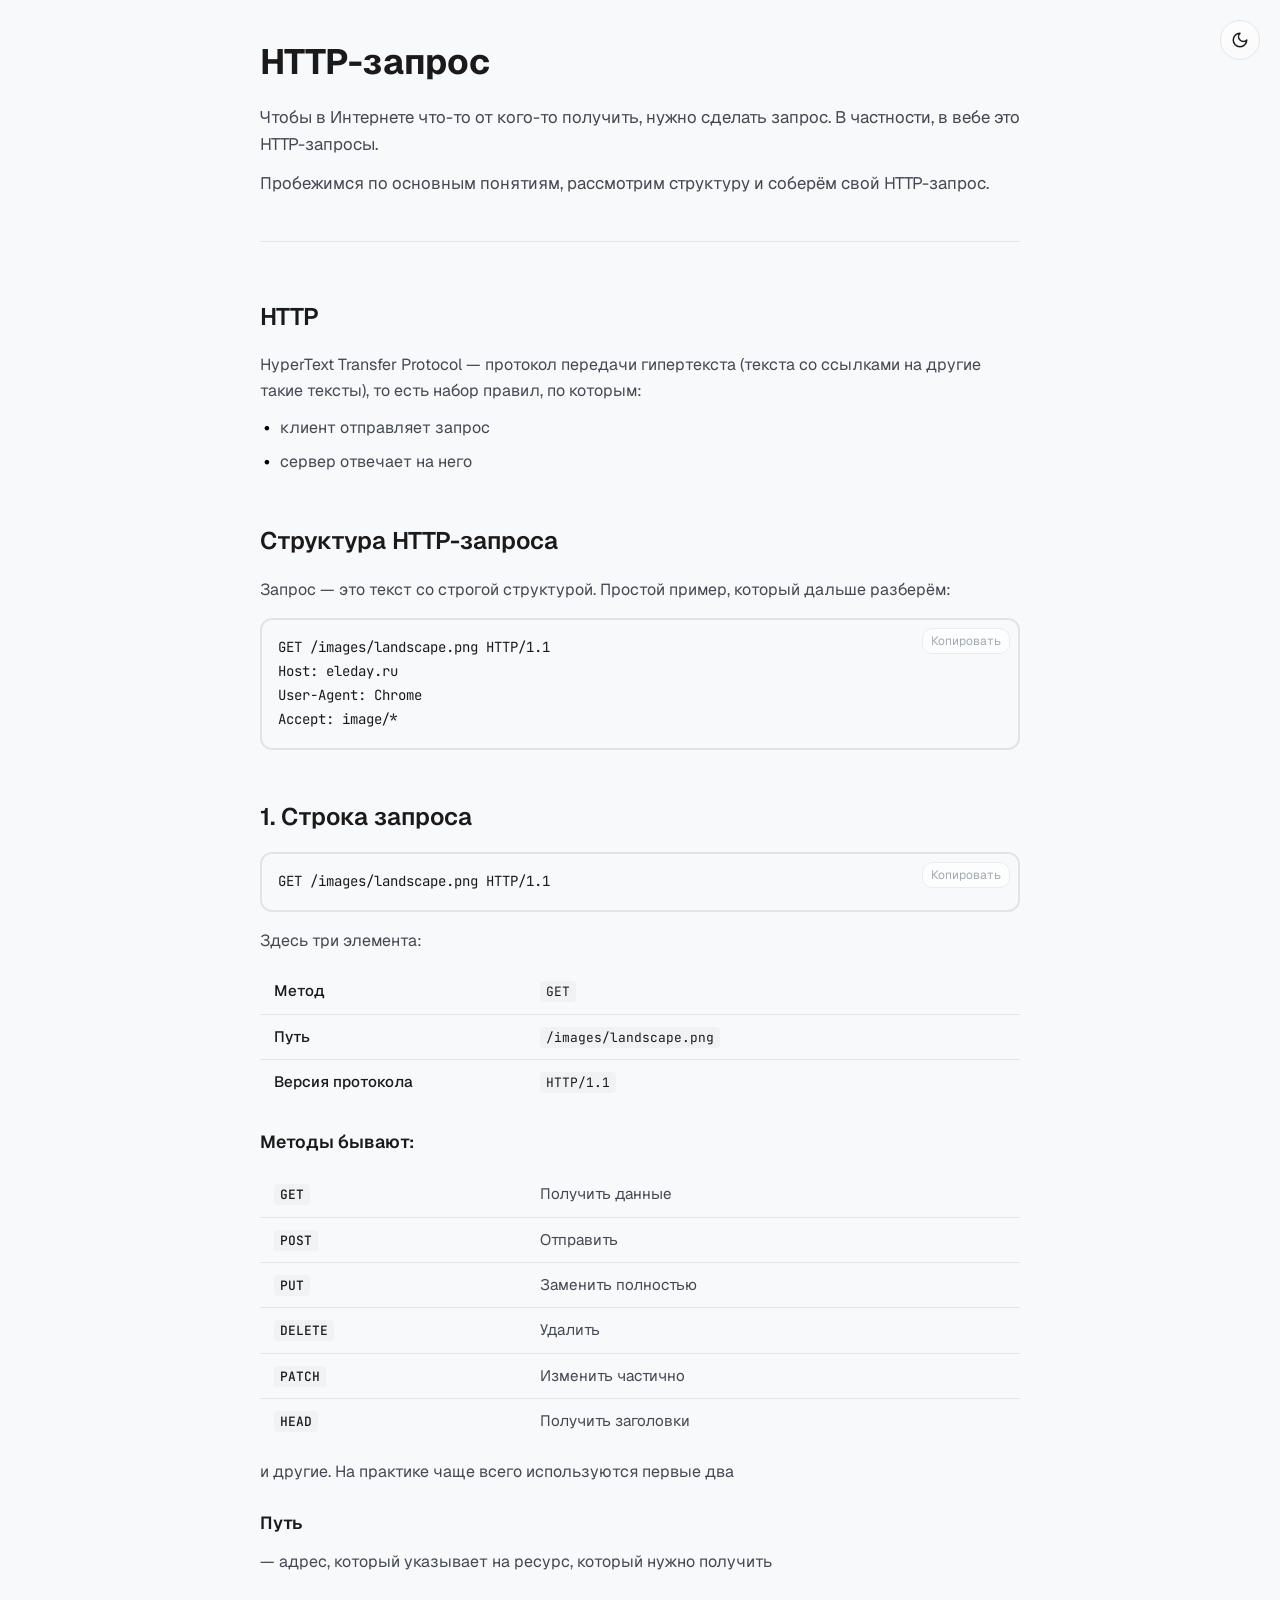
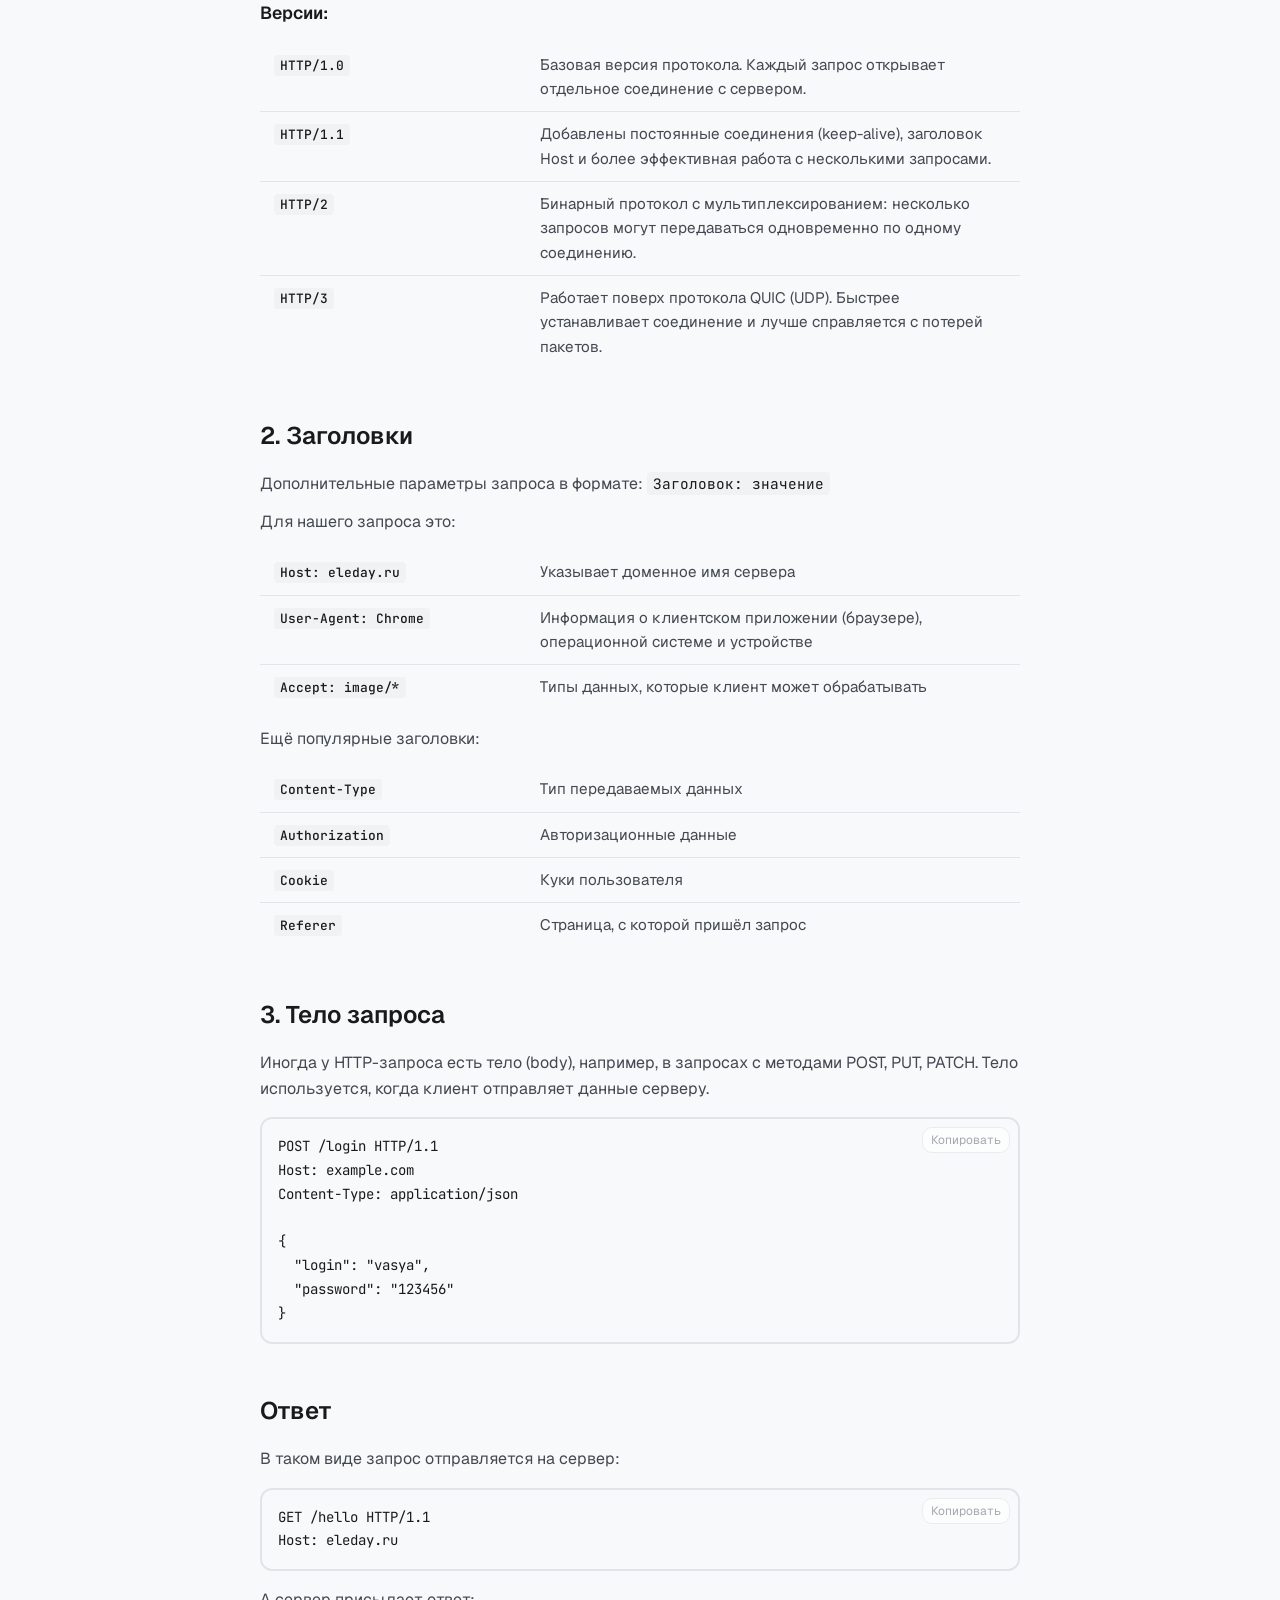
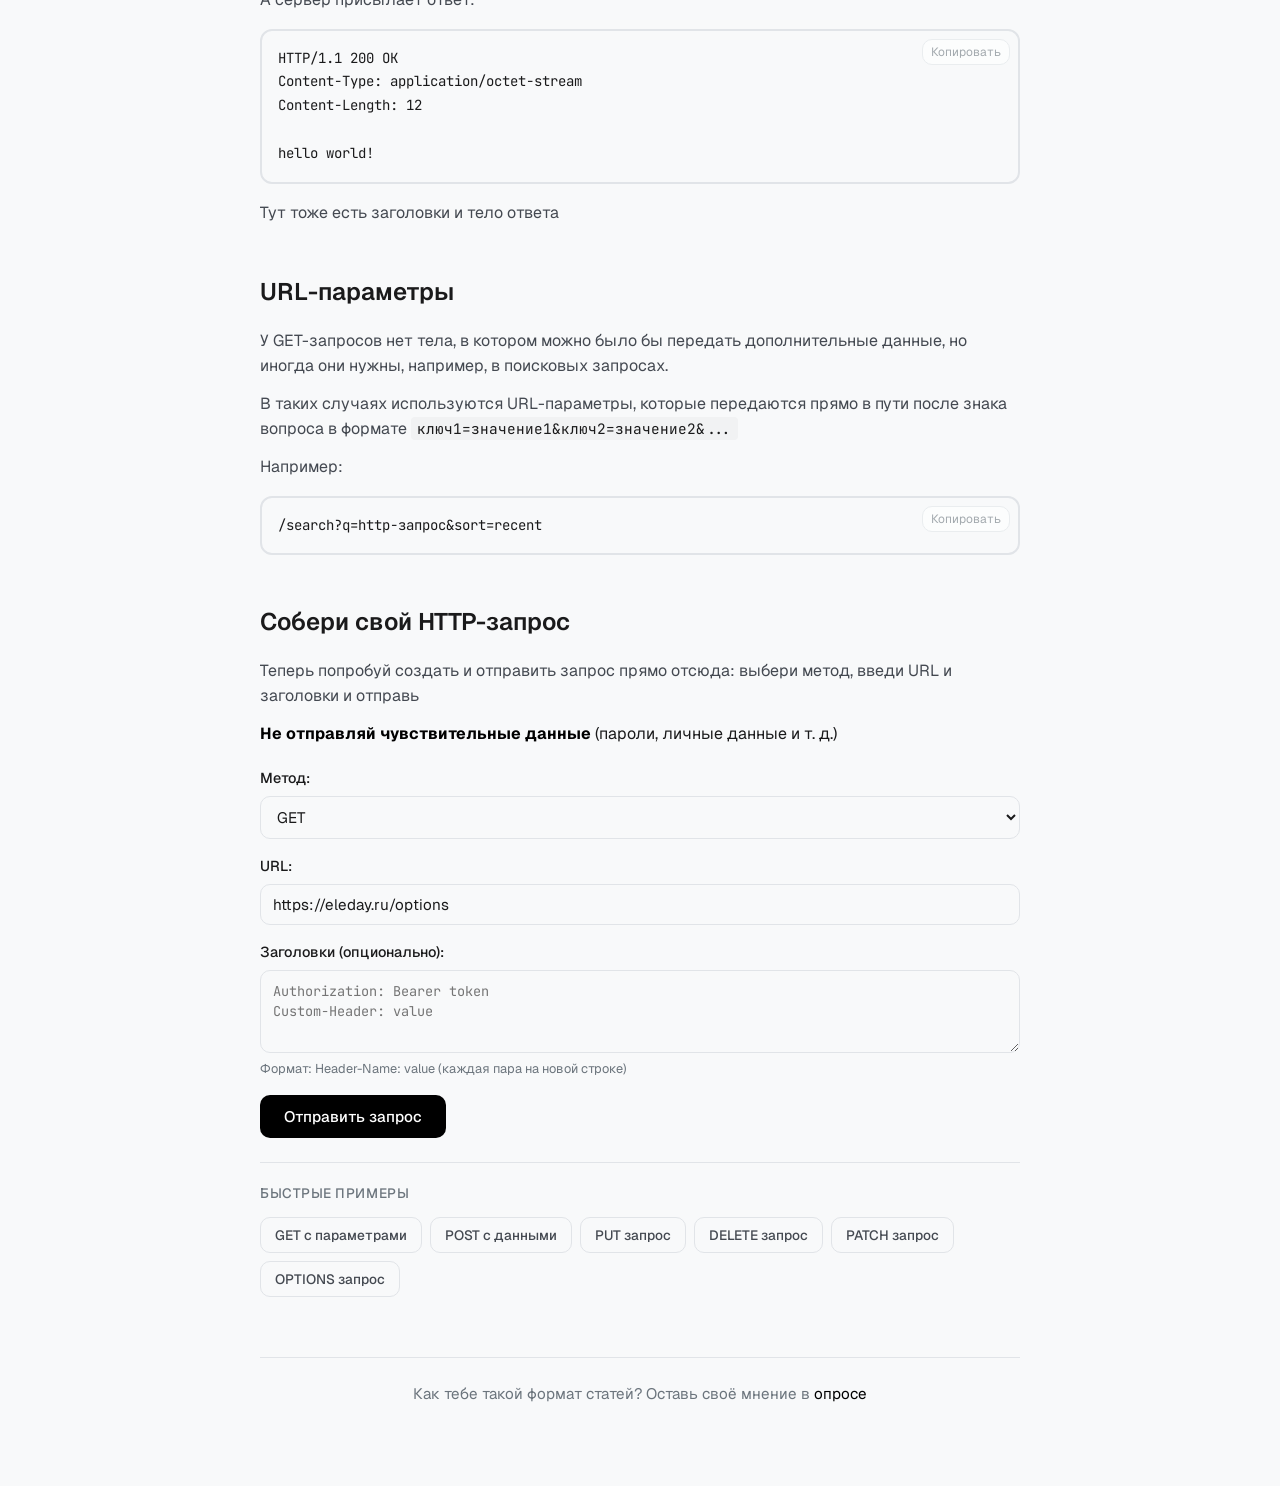
<file: p/http.html>
<!DOCTYPE html>
<html lang="ru" translate="no">
<head>
    <meta charset="UTF-8">
    <meta name="viewport" content="width=device-width, initial-scale=1.0">
    <link rel="preconnect" href="https://fonts.googleapis.com">
    <link rel="preconnect" href="https://fonts.gstatic.com" crossorigin>
    <link rel="icon" href="../res/logo.svg">
    <meta name="description" content="Что такое HTTP-запрос, какова его структура и как его собрать. Разбор методов, заголовков и тела запроса.">
    <meta property="og:title" content="HTTP-запрос — eleday">
    <meta property="og:description" content="Что такое HTTP-запрос, какова его структура и как его собрать">
    <meta property="og:type" content="article">
    <link rel="stylesheet" href="./res/style.css">
    <title>HTTP-запрос — eleday</title>
    <script>
        const s = localStorage.getItem('theme');
        document.documentElement.dataset.theme = s ?? (matchMedia('(prefers-color-scheme: dark)').matches ? 'dark' : 'light');
    </script>
    <script src="../res/theme.js"></script>
</head>

<body>
    <button id="theme-btn" aria-label="Переключить тему">
        <svg class="icon-light" xmlns="http://www.w3.org/2000/svg" width="24" height="24" viewBox="0 0 24 24" fill="none" stroke="currentColor" stroke-width="2" stroke-linecap="round" stroke-linejoin="round"><circle cx="12" cy="12" r="4"/><path d="M12 2v2M12 20v2M4.93 4.93l1.41 1.41M17.66 17.66l1.41 1.41M2 12h2M20 12h2M6.34 17.66l-1.41 1.41M19.07 4.93l-1.41 1.41"/></svg>
        <svg class="icon-dark" xmlns="http://www.w3.org/2000/svg" width="24" height="24" viewBox="0 0 24 24" fill="none" stroke="currentColor" stroke-width="2" stroke-linecap="round" stroke-linejoin="round"><path d="M12 3a6 6 0 0 0 9 9 9 9 0 1 1-9-9Z"/></svg>
    </button>
    <main class="article">
        <header class="article-header">
            <h1>HTTP-запрос</h1>
            <p class="article-intro">
                Чтобы в Интернете что-то от кого-то получить, нужно сделать запрос. В частности, в вебе это
                HTTP-запросы.
            </p>
            <p class="article-intro">
                Пробежимся по основным понятиям, рассмотрим структуру и соберём свой HTTP-запрос.
            </p>
        </header>

        <section class="article-section">
            <h2>HTTP</h2>
            <p>
                HyperText Transfer Protocol — протокол передачи гипертекста (текста со ссылками на другие
                такие тексты), то есть набор правил, по которым:
            </p>
            <ul>
                <li>клиент отправляет запрос</li>
                <li>сервер отвечает на него</li>
            </ul>
        </section>

        <section class="article-section">
            <h2>Структура HTTP-запроса</h2>
            <p>Запрос — это текст со строгой структурой. Простой пример, который дальше разберём:</p>
            <pre><code>GET /images/landscape.png HTTP/1.1
Host: eleday.ru
User-Agent: Chrome
Accept: image/*</code></pre>
        </section>

        <section class="article-section">
            <h2>1. Строка запроса</h2>
            <pre><code>GET /images/landscape.png HTTP/1.1</code></pre>
            <p>Здесь три элемента:</p>
            <table>
                <tbody>
                    <tr>
                        <th>Метод</th>
                        <td><code>GET</code></td>
                    </tr>
                    <tr>
                        <th>Путь</th>
                        <td><code>/images/landscape.png</code></td>
                    </tr>
                    <tr>
                        <th>Версия протокола</th>
                        <td><code>HTTP/1.1</code></td>
                    </tr>
                </tbody>
            </table>

            <h3>Методы бывают:</h3>
            <table>
                <tbody>
                    <tr>
                        <th><code>GET</code></th>
                        <td>Получить данные</td>
                    </tr>
                    <tr>
                        <th><code>POST</code></th>
                        <td>Отправить</td>
                    </tr>
                    <tr>
                        <th><code>PUT</code></th>
                        <td>Заменить полностью</td>
                    </tr>
                    <tr>
                        <th><code>DELETE</code></th>
                        <td>Удалить</td>
                    </tr>
                    <tr>
                        <th><code>PATCH</code></th>
                        <td>Изменить частично</td>
                    </tr>
                    <tr>
                        <th><code>HEAD</code></th>
                        <td>Получить заголовки</td>
                    </tr>
                </tbody>
            </table>
            <p>и другие. На практике чаще всего используются первые два</p>

            <h3>Путь</h3>
            <p>— адрес, который указывает на ресурс, который нужно получить</p>

            <h3>Версии:</h3>
            <table>
                <tbody>
                    <tr>
                        <th><code>HTTP/1.0</code></th>
                        <td>Базовая версия протокола. Каждый запрос открывает отдельное соединение с сервером.</td>
                    </tr>
                    <tr>
                        <th><code>HTTP/1.1</code></th>
                        <td>Добавлены постоянные соединения (keep-alive), заголовок Host и более эффективная работа
                            с несколькими запросами.</td>
                    </tr>
                    <tr>
                        <th><code>HTTP/2</code></th>
                        <td>Бинарный протокол с мультиплексированием: несколько запросов могут передаваться
                            одновременно по одному соединению.</td>
                    </tr>
                    <tr>
                        <th><code>HTTP/3</code></th>
                        <td>Работает поверх протокола QUIC (UDP). Быстрее устанавливает соединение и лучше
                            справляется с потерей пакетов.</td>
                    </tr>
                </tbody>
            </table>
        </section>

        <section class="article-section">
            <h2>2. Заголовки</h2>
            <p>Дополнительные параметры запроса в формате: <code>Заголовок: значение</code></p>
            <p>Для нашего запроса это:</p>
            <table>
                <tbody>
                    <tr>
                        <th><code>Host: eleday.ru</code></th>
                        <td>Указывает доменное имя сервера</td>
                    </tr>
                    <tr>
                        <th><code>User-Agent: Chrome</code></th>
                        <td>Информация о клиентском приложении (браузере), операционной системе и устройстве</td>
                    </tr>
                    <tr>
                        <th><code>Accept: image/*</code></th>
                        <td>Типы данных, которые клиент может обрабатывать</td>
                    </tr>
                </tbody>
            </table>
            <p>Ещё популярные заголовки:</p>
            <table>
                <tbody>
                    <tr>
                        <th><code>Content-Type</code></th>
                        <td>Тип передаваемых данных</td>
                    </tr>
                    <tr>
                        <th><code>Authorization</code></th>
                        <td>Авторизационные данные</td>
                    </tr>
                    <tr>
                        <th><code>Cookie</code></th>
                        <td>Куки пользователя</td>
                    </tr>
                    <tr>
                        <th><code>Referer</code></th>
                        <td>Страница, с которой пришёл запрос</td>
                    </tr>
                </tbody>
            </table>
        </section>

        <section class="article-section">
            <h2>3. Тело запроса</h2>
            <p>Иногда у HTTP-запроса есть тело (body), например, в запросах с методами POST, PUT, PATCH.
                Тело используется, когда клиент отправляет данные серверу.</p>
            <pre><code>POST /login HTTP/1.1
Host: example.com
Content-Type: application/json

{
  "login": "vasya",
  "password": "123456"
}</code></pre>
        </section>

        <section class="article-section">
            <h2>Ответ</h2>
            <p>В таком виде запрос отправляется на сервер:</p>
            <pre><code>GET /hello HTTP/1.1
Host: eleday.ru</code></pre>
            <p>А сервер присылает ответ:</p>
            <pre><code>HTTP/1.1 200 OK
Content-Type: application/octet-stream
Content-Length: 12

hello world!</code></pre>
            <p>Тут тоже есть заголовки и тело ответа</p>
        </section>

        <section class="article-section">
            <h2>URL-параметры</h2>
            <p>У GET-запросов нет тела, в котором можно было бы передать дополнительные данные, но иногда они нужны,
                например, в поисковых запросах.</p>
            <p>В таких случаях используются URL-параметры, которые передаются прямо в пути после знака вопроса в формате
                <code>ключ1=значение1&ключ2=значение2&...</code></p>
            <p>Например:</p>
            <pre><code>/search?q=http-запрос&sort=recent</code></pre>
        </section>

        <section class="article-section article-section--highlight">
            <h2>Собери свой HTTP-запрос</h2>
            <p>Теперь попробуй создать и отправить запрос прямо отсюда: выбери метод, введи URL и заголовки и отправь</p>
            
            <div class="security-warning">
                <strong>Не отправляй чувствительные данные</strong> (пароли, личные данные и т. д.)
            </div>

            <div class="request-builder">
                <div class="form-group">
                    <label for="req-method">Метод:</label>
                    <select id="req-method">
                        <option value="OPTIONS">OPTIONS</option>
                        <option value="GET" selected>GET</option>
                        <option value="POST">POST</option>
                        <option value="PUT">PUT</option>
                        <option value="DELETE">DELETE</option>
                        <option value="PATCH">PATCH</option>
                        <option value="HEAD">HEAD</option>
                    </select>
                </div>

                <div class="form-group">
                    <label for="req-url">URL:</label>
                    <input type="text" id="req-url" placeholder="https://example.com/api" value="https://eleday.ru/options">
                </div>

                <div class="form-group">
                    <label for="req-headers">Заголовки (опционально):</label>
                    <textarea id="req-headers" placeholder="Authorization: Bearer token
Custom-Header: value" rows="3"></textarea>
                    <small>Формат: Header-Name: value (каждая пара на новой строке)</small>
                </div>

                <div id="req-body-group" class="form-group" style="display: none;">
                    <label for="req-body">Тело (body):</label>
                    <textarea id="req-body" placeholder='{"name": "value"}' rows="4"></textarea>
                </div>

                <button id="req-send" class="btn-send">Отправить запрос</button>
            </div>

            <div class="quick-examples">
                <h4>Быстрые примеры</h4>
                <div class="examples-grid">
                    <button class="example-btn" data-method="GET" data-url="https://eleday.ru/get?name=Иван&count=2">GET с параметрами</button>
                    <button class="example-btn" data-method="POST" data-url="https://eleday.ru/post" data-body='{"name":"Иван","age":25}'>POST с данными</button>
                    <button class="example-btn" data-method="PUT" data-url="https://eleday.ru/put" data-body='{"id":1,"name":"Пётр","status":"active"}'>PUT запрос</button>
                    <button class="example-btn" data-method="DELETE" data-url="https://eleday.ru/delete?id=123">DELETE запрос</button>
                    <button class="example-btn" data-method="PATCH" data-url="https://eleday.ru/patch" data-body='{"name":"Новое имя"}'>PATCH запрос</button>
                    <button class="example-btn" data-method="OPTIONS" data-url="https://eleday.ru/options">OPTIONS запрос</button>
                </div>
            </div>

            <div id="req-loading" class="request-loading" style="display: none;">
                <span class="loading-spinner"></span>
                <span>Отправляю запрос...</span>
            </div>

            <div id="req-result" class="request-result" style="display: none;">
                <h3>Ответ сервера</h3>
                <div class="result-section">
                    <span class="result-label">Статус:</span>
                    <code id="req-status">-</code>
                </div>
                <div class="result-section">
                    <span class="result-label">Заголовки ответа:</span>
                    <div id="req-response-headers" class="code-block"></div>
                </div>
                <div class="result-section">
                    <span class="result-label">Тело ответа:</span>
                    <pre id="req-response-body" class="code-block"></pre>
                </div>
            </div>

            <div id="req-error" class="request-error" style="display: none;">
                <strong>Ошибка</strong>
                <p id="req-error-text"></p>
            </div>
        </section>

        <footer class="article-footer">
            <p>Как тебе такой формат статей? Оставь своё мнение в <a href="https://t.me/eleday/2119">опросе</a></p>
        </footer>
    </main>

    <script src="./res/main.js" defer></script>
    <script src="./res/scroll-to-top.js" defer></script>
</body>
</html>
</file>
<file: res/style.css>
@import url('./global.css');

:root, [data-theme="dark"] {
    --bg: #050505;
    --nav-bg: linear-gradient(145deg, #101010, #0a0a0a);
    --border: rgba(255,255,255,.08);
    --nav-divider: rgba(255,255,255,.06);
    --text: #fff;
    --text-dim: rgba(255,255,255,.85);
    --text-muted: #9b9b9b;
    --link-border: #1c1c1c;
}

[data-theme="light"] {
    --bg: #f5f5f5;
    --nav-bg: linear-gradient(145deg, #fff, #f9f9f9);
    --border: rgba(0,0,0,.08);
    --nav-divider: rgba(0,0,0,.06);
    --text: #0a0a0a;
    --text-dim: rgba(0,0,0,.7);
    --text-muted: #666;
    --link-border: #e0e0e0;
}

body {
    background: var(--bg);
    min-height: 100dvh;
    display: flex;
    flex-direction: column;
    align-items: center;
    padding: 24px;
    transition: background .25s ease;
}

.fade-in {
    opacity: 0;
    translate: 0 15px;
    animation: fadeIn .5s ease-out forwards;
    animation-delay: var(--delay, 0s);
}

@keyframes fadeIn {
    to { opacity: 1; translate: 0 0; }
}

main {
    flex: 1;
    width: 100%;
    max-width: 560px;
    display: flex;
    flex-direction: column;
    justify-content: center;
    align-items: center;
    gap: clamp(48px, 8vh, 72px);
}

.hero {
    text-align: center;
    width: 100%;
}

.hero h1 {
    color: var(--text);
    font-size: 48px;
    cursor: default;
    user-select: none;
    margin-bottom: 8px;
}

.hero p { color: var(--text-muted); }

nav {
    width: 100%;
    max-width: 440px;
    padding: 20px 20px 22px;
    border-radius: 16px;
    background: var(--nav-bg);
    border: 1px solid var(--border);
}

nav h2 {
    font-size: 15px;
    font-weight: 600;
    letter-spacing: .04em;
    text-transform: uppercase;
    color: var(--text-dim);
    text-align: center;
    padding-bottom: 14px;
    margin-bottom: 16px;
    border-bottom: 1px solid var(--nav-divider);
}

.link-grid {
    display: grid;
    gap: 10px;
}

.link-grid a {
    display: flex;
    align-items: center;
    justify-content: center;
    min-height: 48px;
    padding: 12px 16px;
    font-size: 15px;
    font-weight: 500;
    color: var(--text);
    border-radius: 14px;
    border: 1px solid var(--link-border);
    transition: opacity .15s ease, scale .15s ease, border-color .2s ease;
}

.link-grid a svg {
    width: 15px;
    height: 15px;
    flex-shrink: 0;
    max-width: 0;
    opacity: 0;
    transition: max-width .35s ease, opacity .35s ease, margin-left .35s ease;
}

.link-grid a:hover { opacity: .75; border-color: var(--c); }

.link-grid a:hover svg {
    max-width: 15px;
    opacity: 1;
    margin-left: 7px;
}

.link-grid a:active { scale: .97; }

.footer {
    color: var(--text-muted);
    text-align: center;
    font-size: 12px;
    padding-top: 24px;
}

pre {
    border: 2px solid var(--border);
    background: var(--bg);
    color: var(--text);
}

code {
    background: rgba(255,255,255,.1);
    color: var(--text);
}

.copy-btn {
    background: var(--nav-bg);
    border: 1px solid var(--border);
    color: var(--text-muted);
    opacity: 0;
}

.copy-btn:hover {
    background: var(--text);
    color: var(--bg);
}

@media (min-width: 480px) {
    .link-grid { grid-template-columns: repeat(2, 1fr); }
}

@media (max-width: 511px) {
    main {
        justify-content: flex-start;
        padding-top: 24px;
        gap: clamp(40px, 10vw, 56px);
    }
    nav { max-width: none; }
}
</file>
<file: res/new.css>
@import url('./global.css');

:root, [data-theme="dark"] {
    --drag-over: rgba(255,255,255,.04);
    --block-hover: rgba(255,255,255,.02);
    --btn-primary-bg: #f4f4f5;
    --btn-primary-text: #0f0f11;
    --btn-primary-hover: #d4d4d8;
    --danger: #7f1d1d;
    --danger-border: #991b1b;
    --danger-text: #fca5a5;
    --bottombar-bg: #18181b;
}

[data-theme="light"] {
    --drag-over: rgba(0,0,0,.03);
    --block-hover: rgba(0,0,0,.01);
    --btn-primary-bg: #18181b;
    --btn-primary-text: #f4f4f5;
    --btn-primary-hover: #3f3f46;
    --danger: #fff5f5;
    --danger-border: #fecaca;
    --danger-text: #991b1b;
    --bottombar-bg: #ffffff;
}

body {
    background: var(--bg);
    color: var(--text);
    font-family: 'Inter', sans-serif;
    font-size: 15px;
    line-height: 1.6;
    -webkit-font-smoothing: antialiased;
    transition: background-color .25s ease, color .25s ease;
    min-height: 100dvh;
}

.app {
    display: grid;
    grid-template-columns: 320px 1fr;
    grid-template-rows: 52px 1fr;
    grid-template-areas:
        "topbar  topbar"
        "sidebar canvas";
    height: 100dvh;
    overflow: hidden;
}

.topbar {
    grid-area: topbar;
    display: flex;
    align-items: center;
    justify-content: space-between;
    padding: 0 20px;
    border-bottom: 1px solid var(--border);
    background: var(--surface);
    gap: 12px;
}

.sidebar  { grid-area: sidebar; }
.canvas-wrap { grid-area: canvas; }

.topbar-left {
    display: flex;
    align-items: center;
    gap: 16px;
}

.topbar-logo {
    font-size: 15px;
    font-weight: 700;
    color: var(--text);
    opacity: .5;
}

.topbar-logo span { opacity: .4; margin: 0 6px; }

.topbar-title-input {
    font-family: 'Inter', sans-serif;
    font-size: 15px;
    font-weight: 500;
    color: var(--text);
    background: transparent;
    border: none;
    outline: none;
    width: 260px;
}

.topbar-title-input::placeholder { color: var(--text-muted); }

.topbar-right {
    display: flex;
    align-items: center;
    gap: 8px;
}

.btn {
    display: inline-flex;
    align-items: center;
    gap: 6px;
    padding: 7px 14px;
    border-radius: var(--radius-sm);
    border: 1px solid var(--border);
    background: transparent;
    color: var(--text-dim);
    font-family: inherit;
    font-size: 13px;
    font-weight: 500;
    cursor: pointer;
    transition: border-color .15s, color .15s, background .15s, opacity .15s, scale .1s;
    white-space: nowrap;
}

.btn:hover { border-color: var(--accent); color: var(--text); }
.btn:active { scale: .97; }

.btn-primary {
    background: var(--btn-primary-bg);
    color: var(--btn-primary-text);
    border-color: transparent;
}

.btn-primary:hover { background: var(--btn-primary-hover); color: var(--btn-primary-text); border-color: transparent; }

/* Hide text labels inside buttons on mobile — controlled via .btn-label */
.btn-label { display: inline; }

#theme-btn {
    width: 34px;
    height: 34px;
    position: static;
    flex-shrink: 0;
}

#theme-btn svg { width: 15px; height: 15px; }

.sidebar {
    border-right: 1px solid var(--border);
    background: var(--surface);
    overflow-y: auto;
    display: flex;
    flex-direction: column;
    gap: 0;
}

.sidebar-section {
    padding: 16px;
    border-bottom: 1px solid var(--border);
}

.sidebar-section-title {
    font-size: 10px;
    font-weight: 600;
    letter-spacing: .08em;
    text-transform: uppercase;
    color: var(--text-muted);
    margin-bottom: 10px;
}

.block-palette {
    display: grid;
    grid-template-columns: 1fr 1fr;
    gap: 6px;
}

.palette-item {
    display: flex;
    flex-direction: column;
    align-items: center;
    gap: 6px;
    padding: 10px 8px;
    border-radius: var(--radius-sm);
    border: 1px solid var(--border);
    background: var(--bg);
    cursor: pointer;
    transition: border-color .15s, background .15s, scale .1s;
    font-size: 11px;
    color: var(--text-dim);
    font-weight: 500;
    user-select: none;
}

.palette-item:hover { border-color: var(--accent); color: var(--text); background: var(--block-hover); }
.palette-item:active { scale: .96; }

.palette-item svg { width: 18px; height: 18px; opacity: .6; }

.meta-field {
    display: flex;
    flex-direction: column;
    gap: 5px;
    margin-bottom: 10px;
}

.meta-field:last-child { margin-bottom: 0; }

.meta-label {
    font-size: 11px;
    color: var(--text-muted);
    font-weight: 500;
}

.meta-input {
    width: 100%;
    background: var(--bg);
    border: 1px solid var(--border);
    color: var(--text);
    padding: 7px 10px;
    border-radius: var(--radius-sm);
    font-family: inherit;
    font-size: 13px;
    transition: border-color .15s;
}

.meta-input:focus { outline: none; border-color: var(--accent); }
.meta-input::placeholder { color: var(--text-muted); }

textarea.meta-input { resize: vertical; line-height: 1.5; }

.canvas-wrap {
    overflow-y: auto;
    background: var(--bg);
    display: flex;
    flex-direction: column;
}

.canvas {
    max-width: 760px;
    width: 100%;
    margin: 0 auto;
    padding: 40px 24px 100px;
    flex: 1;
}

.empty-state {
    display: flex;
    flex-direction: column;
    align-items: center;
    justify-content: center;
    gap: 10px;
    padding: 60px 20px;
    border: 2px dashed var(--border);
    border-radius: var(--radius);
    color: var(--text-muted);
    font-size: 13px;
    text-align: center;
    margin-top: 16px;
}

.empty-state svg { width: 28px; height: 28px; opacity: .3; }

.block {
    position: relative;
    margin-bottom: 6px;
    border-radius: var(--radius);
    border: 1px solid transparent;
    transition: border-color .15s, background .15s;
}

.block:hover { border-color: var(--border); background: var(--block-hover); }
.block.drag-over { border-color: var(--accent); background: var(--drag-over); }

.block-toolbar {
    display: none;
    position: absolute;
    right: 8px;
    top: 8px;
    gap: 4px;
    z-index: 10;
}

.block:hover .block-toolbar { display: flex; }

.block-toolbar-btn {
    width: 26px;
    height: 26px;
    border-radius: 5px;
    border: 1px solid var(--border);
    background: var(--surface);
    color: var(--text-dim);
    display: flex;
    align-items: center;
    justify-content: center;
    cursor: pointer;
    transition: color .12s, border-color .12s, scale .1s;
}

.block-toolbar-btn:hover { color: var(--text); border-color: var(--accent); }
.block-toolbar-btn:active { scale: .92; }
.block-toolbar-btn svg { width: 13px; height: 13px; }

.block-toolbar-btn.danger:hover { color: var(--danger-text); border-color: var(--danger-text); }

.drag-handle {
    cursor: grab;
}

.drag-handle:active { cursor: grabbing; }

.block-inner {
    padding: 10px 12px;
}

.block-field {
    width: 100%;
    background: transparent;
    border: none;
    outline: none;
    color: var(--text);
    font-family: inherit;
    font-size: inherit;
    line-height: inherit;
    resize: none;
    display: block;
}

.block-field::placeholder { color: var(--text-muted); opacity: .5; }

.block-h2 .block-field {
    font-size: 1.4rem;
    font-weight: 600;
    line-height: 1.25;
}

.block-h3 .block-field {
    font-size: 1.1rem;
    font-weight: 600;
}

.block-text .block-field {
    font-size: 1rem;
    color: var(--text-dim);
    line-height: 1.7;
}

.block-code .block-inner { padding: 0; }

.block-code pre {
    margin: 0;
    border-radius: var(--radius);
    border: 1px solid var(--border);
    padding: 14px 16px;
    overflow-x: auto;
}

.block-code .block-field {
    font-family: 'JetBrains Mono', monospace;
    font-size: 0.875rem;
    line-height: 1.7;
    color: var(--text);
    white-space: pre;
    overflow-x: auto;
}

.block-table .block-inner { padding: 0; }

.table-controls {
    display: flex;
    gap: 6px;
    margin-bottom: 8px;
}

.table-wrap {
    overflow-x: auto;
    border: 1px solid var(--border);
    border-radius: var(--radius);
}

.block-table table {
    width: 100%;
    border-collapse: collapse;
    font-size: 0.92rem;
}

.block-table th,
.block-table td {
    padding: 9px 12px;
    border-bottom: 1px solid var(--border);
    text-align: left;
    vertical-align: top;
}

.block-table tr:last-child th,
.block-table tr:last-child td { border-bottom: none; }

.block-table th { font-weight: 600; color: var(--text); width: 35%; }
.block-table td { color: var(--text-dim); }

.cell-input {
    width: 100%;
    background: transparent;
    border: none;
    outline: none;
    color: inherit;
    font-family: inherit;
    font-size: inherit;
    font-weight: inherit;
}

.cell-input::placeholder { color: var(--text-muted); opacity: .4; }

.table-add-row {
    display: flex;
    align-items: center;
    justify-content: center;
    gap: 5px;
    width: 100%;
    padding: 7px;
    margin-top: 6px;
    border-radius: var(--radius-sm);
    border: 1px dashed var(--border);
    background: transparent;
    color: var(--text-muted);
    font-family: inherit;
    font-size: 12px;
    cursor: pointer;
    transition: border-color .15s, color .15s;
}

.table-add-row:hover { border-color: var(--accent); color: var(--text); }
.table-add-row svg { width: 12px; height: 12px; }

.article-preview-header {
    border-bottom: 1px solid var(--border);
    padding-bottom: 24px;
    margin-bottom: 32px;
}

.article-preview-header h1 {
    font-size: 2rem;
    font-weight: 700;
    color: var(--text);
    margin-bottom: 12px;
}

.article-preview-header .intro-text {
    font-size: 1.05rem;
    color: var(--text-dim);
    margin-bottom: 8px;
}

.toast {
    position: fixed;
    bottom: 24px;
    left: 50%;
    translate: -50% 0;
    background: var(--surface);
    border: 1px solid var(--border);
    color: var(--text);
    padding: 10px 18px;
    border-radius: 99px;
    font-size: 13px;
    font-weight: 500;
    z-index: 1000;
    opacity: 0;
    scale: .95;
    transition: opacity .2s ease, scale .2s ease;
    pointer-events: none;
    white-space: nowrap;
}

.toast.show { opacity: 1; scale: 1; }

::-webkit-scrollbar { width: 6px; height: 6px; }
::-webkit-scrollbar-track { background: transparent; }
::-webkit-scrollbar-thumb { background: var(--border); border-radius: 3px; }

/* ─── Mobile-only elements (hidden on desktop) ─── */
.mobile-meta-toggle,
.mobile-meta-panel,
.bottom-bar {
    display: none;
}

/* ════════════════════════════════════════════════
   MOBILE — <= 700px
   ════════════════════════════════════════════════ */
@media (max-width: 700px) {

    .app {
        display: flex;
        flex-direction: column;
        height: 100dvh;
        overflow: hidden;
    }

    /* ─── Topbar: compact single row ─── */
    .topbar {
        flex-shrink: 0;
        padding: 0 12px;
        height: 48px;
        gap: 8px;
    }

    .topbar-left {
        flex: 1;
        min-width: 0;
        gap: 8px;
    }

    .topbar-logo {
        font-size: 13px;
        flex-shrink: 0;
        white-space: nowrap;
    }

    .topbar-logo span { margin: 0 4px; }

    .topbar-title-input {
        width: 0;
        flex: 1;
        min-width: 0;
        font-size: 14px;
    }

    .topbar-right {
        flex-shrink: 0;
        gap: 6px;
    }

    /* Icon-only buttons on mobile */
    .btn-label { display: none; }

    .btn {
        padding: 6px 8px;
        font-size: 12px;
    }

    .btn svg { width: 16px; height: 16px; }

    /* ─── Sidebar: hidden as sidebar, meta becomes accordion ─── */
    .sidebar {
        display: none;
    }

    /* ─── Mobile meta accordion ─── */
    .mobile-meta-toggle {
        display: flex;
        align-items: center;
        justify-content: space-between;
        width: 100%;
        padding: 10px 14px;
        background: var(--surface);
        border: none;
        border-bottom: 1px solid var(--border);
        color: var(--text-dim);
        font-family: inherit;
        font-size: 12px;
        font-weight: 600;
        letter-spacing: .05em;
        text-transform: uppercase;
        cursor: pointer;
        flex-shrink: 0;
    }

    .mobile-meta-toggle svg {
        width: 14px;
        height: 14px;
        transition: transform .2s ease;
        opacity: .5;
    }

    .mobile-meta-toggle.open svg {
        transform: rotate(180deg);
    }

    .mobile-meta-panel {
        display: none;
        background: var(--surface);
        border-bottom: 1px solid var(--border);
        padding: 12px 14px;
        flex-shrink: 0;
    }

    .mobile-meta-panel.open {
        display: block;
    }

    /* ─── Canvas: takes remaining space ─── */
    .canvas-wrap {
        flex: 1;
        overflow-y: auto;
        -webkit-overflow-scrolling: touch;
    }

    .canvas {
        padding: 16px 14px 100px;
    }

    .article-preview-header h1 {
        font-size: 1.4rem;
    }

    .article-preview-header .intro-text {
        font-size: .95rem;
    }

    /* ─── Blocks ─── */
    .block-toolbar {
        display: flex;
        position: static;
        padding: 6px 10px;
        border-bottom: 1px solid var(--border);
        justify-content: flex-end;
        background: var(--surface);
        border-radius: var(--radius) var(--radius) 0 0;
    }

    .block {
        border: 1px solid var(--border);
    }

    .block:hover .block-toolbar {
        display: flex;
    }

    .block-inner {
        padding: 10px 12px;
    }

    .block-h2 .block-field {
        font-size: 1.15rem;
    }

    .block-h3 .block-field {
        font-size: 1rem;
    }

    .block-code pre {
        padding: 10px 12px;
    }

    .block-code .block-field {
        font-size: 0.8rem;
    }

    .block-table th,
    .block-table td {
        padding: 7px 8px;
        font-size: 0.85rem;
    }

    .empty-state {
        padding: 40px 16px;
        margin-top: 8px;
    }

    /* ─── Bottom bar: block palette ─── */
    .bottom-bar {
        display: flex;
        flex-shrink: 0;
        align-items: stretch;
        background: var(--bottombar-bg);
        border-top: 1px solid var(--border);
        padding: 6px 4px;
        padding-bottom: calc(6px + env(safe-area-inset-bottom, 0px));
        gap: 2px;
        overflow-x: auto;
        -webkit-overflow-scrolling: touch;
    }

    .bottom-bar::-webkit-scrollbar { display: none; }

    .bottom-bar-item {
        display: flex;
        flex-direction: column;
        align-items: center;
        justify-content: center;
        gap: 3px;
        flex: 1 0 0;
        min-width: 54px;
        padding: 8px 4px 6px;
        border-radius: var(--radius-sm);
        border: none;
        background: transparent;
        color: var(--text-muted);
        font-family: inherit;
        font-size: 9px;
        font-weight: 500;
        cursor: pointer;
        transition: color .15s, background .15s;
        user-select: none;
        -webkit-tap-highlight-color: transparent;
    }

    .bottom-bar-item:active {
        background: var(--drag-over);
        color: var(--text);
    }

    .bottom-bar-item svg {
        width: 20px;
        height: 20px;
        opacity: .7;
    }

    .bottom-bar-item:active svg {
        opacity: 1;
    }

    /* ─── Toast: above bottom bar ─── */
    .toast {
        bottom: calc(70px + env(safe-area-inset-bottom, 0px));
        left: 16px;
        right: 16px;
        translate: 0 0;
        text-align: center;
        font-size: 12px;
        white-space: normal;
    }
}
</file>
<file: p/res/style.css>
@import url('../../res/global.css');

:root, [data-theme="dark"] {
    --error-bg: #450a0a;
    --error-border: #991b1b;
    --error-text: #fca5a5;
    --warn-bg: #422006;
    --warn-border: #a16207;
}

body {
    background: var(--bg);
    color: var(--text);
    font-family: 'Geist', -apple-system, BlinkMacSystemFont, 'Segoe UI', Roboto, sans-serif;
    font-size: 16px;
    line-height: 1.6;
    -webkit-font-smoothing: antialiased;
    transition: background-color 0.25s ease, color 0.25s ease;
}

a {
    color: var(--accent);
    text-decoration: none;
}

a:hover {
    color: var(--accent-hover);
    text-decoration: underline;
}

.article {
    max-width: 800px;
    margin: 0 auto;
    padding: 40px 20px 80px;
    min-height: 100vh;
}

.article-header {
    margin-bottom: 48px;
    padding-bottom: 32px;
    border-bottom: 1px solid var(--border);
}

.article-header h1 {
    font-size: 2.2rem;
    font-weight: 700;
    color: var(--text);
    margin-bottom: 20px;
    line-height: 1.25;
}

.article-intro {
    font-size: 1.05rem;
    color: var(--text-dim);
    margin-bottom: 12px;
}

.article-section {
    margin-bottom: 40px;
}

.article-section h2 {
    font-size: 1.5rem;
    font-weight: 600;
    color: var(--text);
    margin-bottom: 16px;
    padding-top: 8px;
}

.article-section h3 {
    font-size: 1.1rem;
    font-weight: 600;
    color: var(--text);
    margin-top: 24px;
    margin-bottom: 12px;
}

.article-section p {
    color: var(--text-dim);
    margin-bottom: 12px;
}

.article-section ul {
    list-style: none;
    margin: 12px 0 16px 0;
    padding-left: 0;
}

.article-section ul li {
    position: relative;
    padding-left: 20px;
    color: var(--text-dim);
    margin-bottom: 8px;
}

.article-section ul li::before {
    content: '\2022';
    position: absolute;
    left: 4px;
    color: var(--accent);
    font-weight: bold;
}

figure {
    margin: 16px 0;
    text-align: center;
}

figure img {
    max-width: 100%;
    border-radius: var(--radius);
}

figure figcaption {
    font-size: 0.85rem;
    color: var(--text-muted);
    margin-top: 8px;
}

pre {
    border: 2px solid var(--border);
    border-radius: var(--radius);
    padding: 16px;
    overflow-x: auto;
    margin: 16px 0;
    position: relative;
}

code {
    font-family: 'JetBrains Mono', 'Fira Code', 'Consolas', monospace;
    font-size: 0.9em;
    background: var(--code-bg);
    color: var(--text);
    padding: 2px 6px;
    border-radius: 4px;
}

pre code {
    background: none;
    padding: 0;
    font-size: 0.875rem;
    line-height: 1.7;
    color: var(--text);
}

.copy-btn {
    position: absolute;
    top: 8px;
    right: 8px;
    background: var(--surface);
    border: 1px solid var(--border);
    border-radius: var(--radius-sm);
    padding: 4px 8px;
    font-size: 0.75rem;
    font-family: 'Geist', sans-serif;
    color: var(--text-muted);
    cursor: pointer;
    opacity: 0.6;
    transition: scale 0.4s ease, opacity 0.4s ease;
}

.copy-btn:hover {
    background: var(--code-bg);
    color: var(--text);
    opacity: 1;
}

.copy-btn:active {
    transform: scale(0.95);
}

table {
    width: 100%;
    border-collapse: collapse;
    margin: 16px 0;
    font-size: 0.95rem;
}

th, td {
    padding: 10px 14px;
    text-align: left;
    border-bottom: 1px solid var(--border);
    color: var(--text-dim);
    vertical-align: top;
}

th {
    color: var(--text);
    font-weight: 500;
    width: 35%;
}

th code, td code {
    font-size: 0.85em;
}

tr:last-child th,
tr:last-child td {
    border-bottom: none;
}

.article-section.hidden {
    display: none;
}

.security-warning strong {
    color: var(--accent);
}

.request-builder {
    display: flex;
    flex-direction: column;
    gap: 16px;
    margin-top: 20px;
}

.form-group {
    display: flex;
    flex-direction: column;
    gap: 6px;
}

.form-group label {
    font-size: 0.9rem;
    font-weight: 500;
    color: var(--text);
}

.form-group input[type="text"],
.form-group textarea,
.form-group select {
    background: var(--bg);
    border: 1px solid var(--border);
    color: var(--text);
    padding: 10px 12px;
    border-radius: var(--radius-sm);
    font-family: inherit;
    font-size: 0.95rem;
    transition: border-color 0.2s ease, box-shadow 0.2s ease;
}

.form-group input[type="text"]:focus,
.form-group textarea:focus,
.form-group select:focus {
    outline: none;
    border-color: var(--accent);
    box-shadow: 0 0 0 3px rgba(96, 165, 250, 0.15);
}

.form-group textarea {
    resize: vertical;
    font-family: 'JetBrains Mono', monospace;
    font-size: 0.85rem;
    white-space: pre;
    line-height: 1.5;
}

.form-group small {
    font-size: 0.8rem;
    color: var(--text-muted);
}

.btn-send {
    background: var(--accent);
    border: none;
    color: #fff;
    padding: 12px 24px;
    border-radius: var(--radius-sm);
    font-family: inherit;
    font-size: 0.95rem;
    font-weight: 500;
    cursor: pointer;
    transition: background-color 0.2s ease, transform 0.1s ease;
    align-self: flex-start;
}

.btn-send:hover:not(:disabled) {
    background: var(--accent-hover);
}

.btn-send:active:not(:disabled) {
    transform: scale(0.98);
}

.btn-send:disabled {
    opacity: 0.6;
    cursor: not-allowed;
}

.quick-examples {
    margin-top: 24px;
    padding-top: 20px;
    border-top: 1px solid var(--border);
}

.quick-examples h4 {
    font-size: 0.85rem;
    font-weight: 500;
    color: var(--text-muted);
    text-transform: uppercase;
    letter-spacing: 0.04em;
    margin-bottom: 12px;
}

.examples-grid {
    display: flex;
    flex-wrap: wrap;
    gap: 8px;
}

.example-btn {
    display: inline-flex;
    align-items: center;
    padding: 8px 14px;
    border-radius: var(--radius-sm);
    border: 1px solid var(--border);
    background: var(--bg);
    color: var(--text-dim);
    font-family: inherit;
    font-size: 0.85rem;
    font-weight: 500;
    cursor: pointer;
    transition: border-color 0.2s ease, color 0.2s ease, box-shadow 0.2s ease;
}

.example-btn:hover {
    border-color: var(--accent);
    color: var(--accent);
    text-decoration: none;
}

.example-btn:active {
    transform: scale(0.97);
}

.request-loading {
    display: flex;
    align-items: center;
    gap: 12px;
    padding: 16px;
    background: var(--surface);
    border-radius: var(--radius-sm);
    margin-top: 16px;
    color: var(--text-dim);
}

.loading-spinner {
    width: 20px;
    height: 20px;
    border: 2px solid var(--border);
    border-top-color: var(--accent);
    border-radius: 50%;
    animation: spin 0.8s linear infinite;
}

@keyframes spin {
    to { transform: rotate(360deg); }
}

.request-result {
    margin-top: 20px;
}

.request-result h3 {
    font-size: 1.1rem;
    font-weight: 600;
    color: var(--text);
    margin-bottom: 16px;
}

.result-section {
    margin-bottom: 16px;
}

.result-label {
    display: inline-block;
    font-size: 0.8rem;
    font-weight: 500;
    color: var(--text-muted);
    text-transform: uppercase;
    letter-spacing: 0.04em;
    margin-bottom: 8px;
}

#req-status {
    display: inline-block;
    padding: 4px 10px;
    border-radius: 4px;
    background: var(--surface);
    border: 1px solid var(--border);
    font-family: 'JetBrains Mono', monospace;
    font-size: 0.9rem;
    margin-bottom: 8px;
}

#req-status.status-ok {
    color: #4ade80;
    border-color: rgba(74, 222, 128, 0.3);
}

#req-status.status-error {
    color: #f87171;
    border-color: rgba(248, 113, 113, 0.3);
}

.code-block {
    font-family: 'JetBrains Mono', monospace;
    font-size: 0.85rem;
}

#scroll-to-top-btn {
    position: fixed;
    bottom: 24px;
    right: 24px;
    width: 44px;
    height: 44px;
    border-radius: 50%;
    border: 1px solid var(--border);
    background: var(--nav-bg);
    color: var(--text);
    display: flex;
    align-items: center;
    justify-content: center;
    cursor: pointer;
    z-index: 99;
    opacity: 0;
    scale: 0.8;
    pointer-events: none;
    transition: opacity 0.3s ease, scale 0.3s ease;
}

#scroll-to-top-btn.show {
    opacity: 1;
    scale: 1;
    pointer-events: auto;
}

#scroll-to-top-btn:hover {
    opacity: 0.8;
    scale: 1.1;
}

#scroll-to-top-btn:active {
    scale: 0.95;
}

.code-block div {
    margin: 2px 0;
}

.request-error {
    background: var(--error-bg);
    border: 1px solid var(--error-border);
    border-radius: var(--radius-sm);
    padding: 16px;
    margin-top: 16px;
}

.request-error strong {
    display: block;
    color: var(--error-text);
    margin-bottom: 8px;
}

.request-error p {
    color: var(--error-text);
    font-size: 0.9rem;
    white-space: pre-wrap;
    margin: 0;
}

.article-footer {
    margin-top: 60px;
    padding-top: 24px;
    border-top: 1px solid var(--border);
    text-align: center;
}

.article-footer p {
    color: var(--text-muted);
    font-size: 0.95rem;
}

@media (max-width: 640px) {
    .article {
        padding: 24px 16px 60px;
    }
    .article-header{
        margin-bottom: 12px;
        padding-bottom: 12px;
    }

    .article-header h1 {
        font-size: 1.75rem;
    }

    .article-section h2 {
        font-size: 1.3rem;
    }

    .article-section--highlight {
        padding: 16px;
        margin-left: -16px;
        margin-right: -16px;
        border-radius: 0;
        border-left: none;
        border-right: none;
    }

    th, td {
        padding: 8px 10px;
    }

    th {
        width: 40%;
    }
}
</file>
